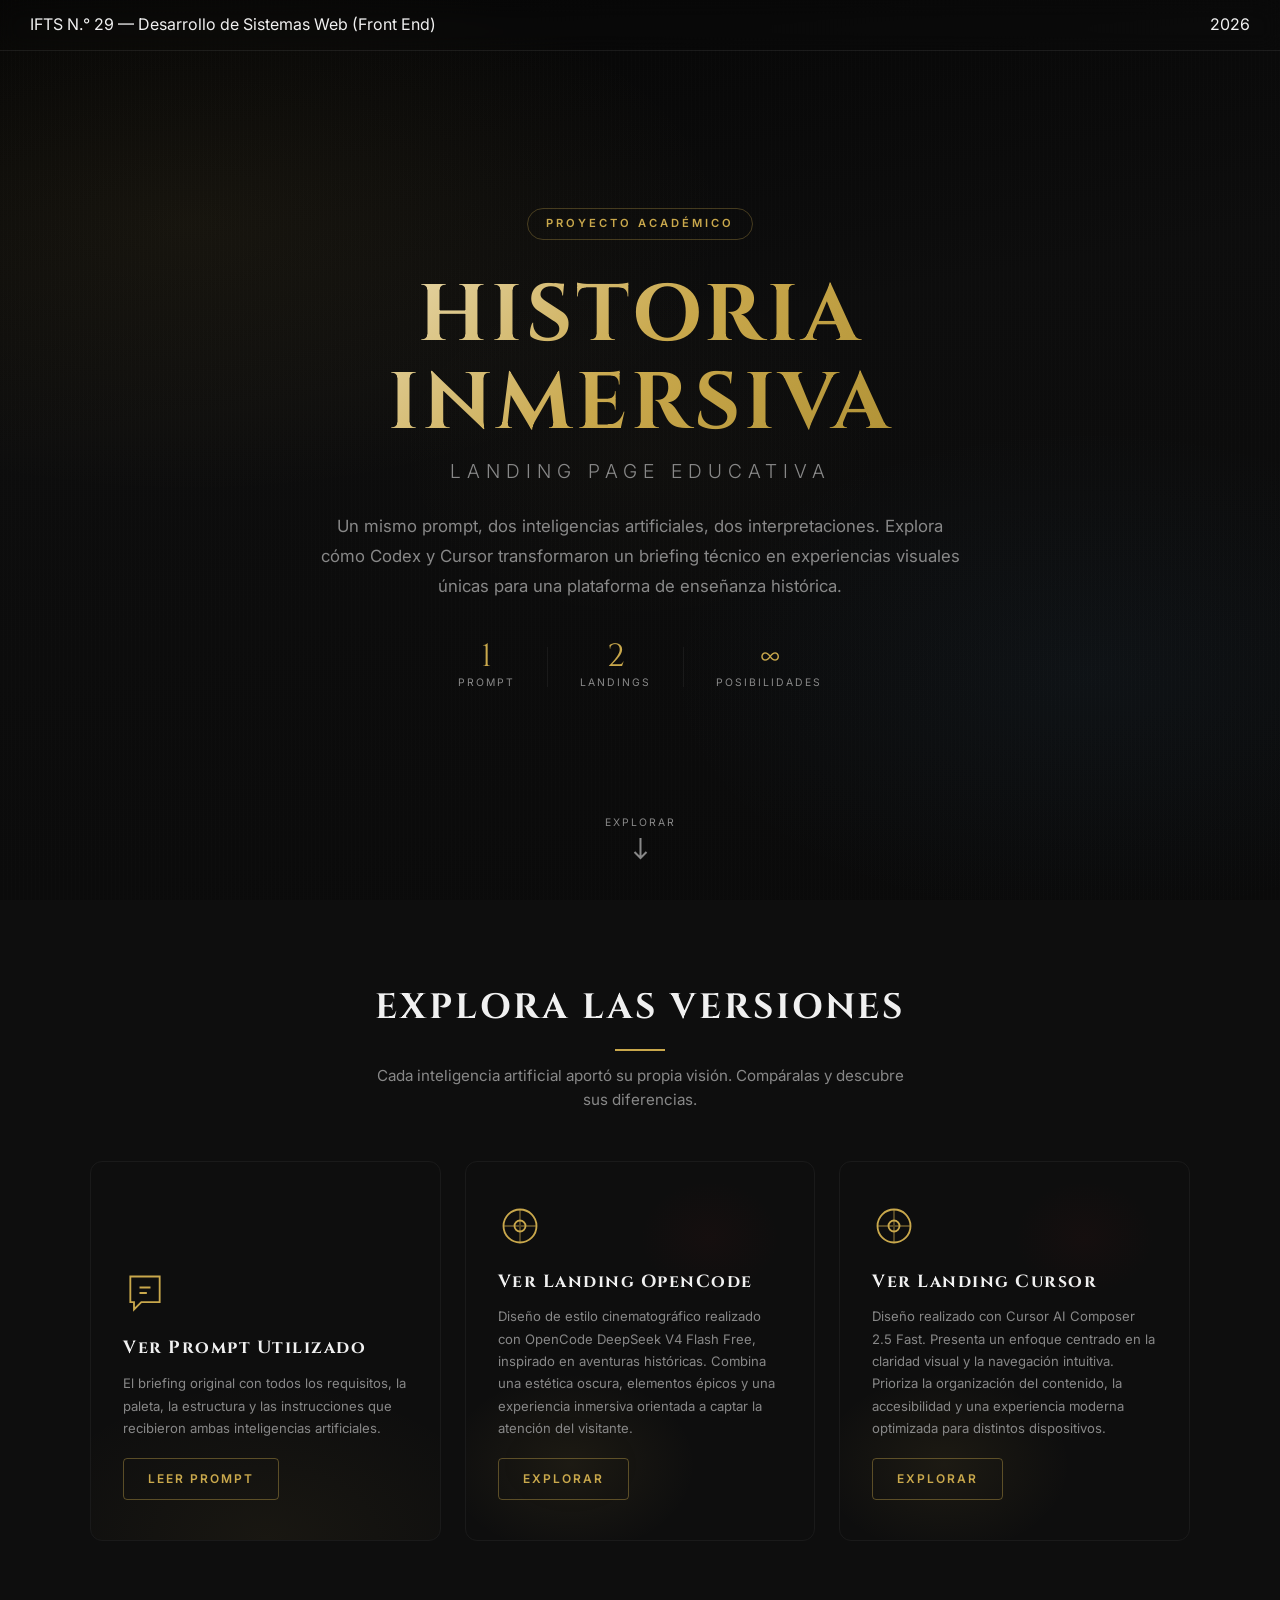
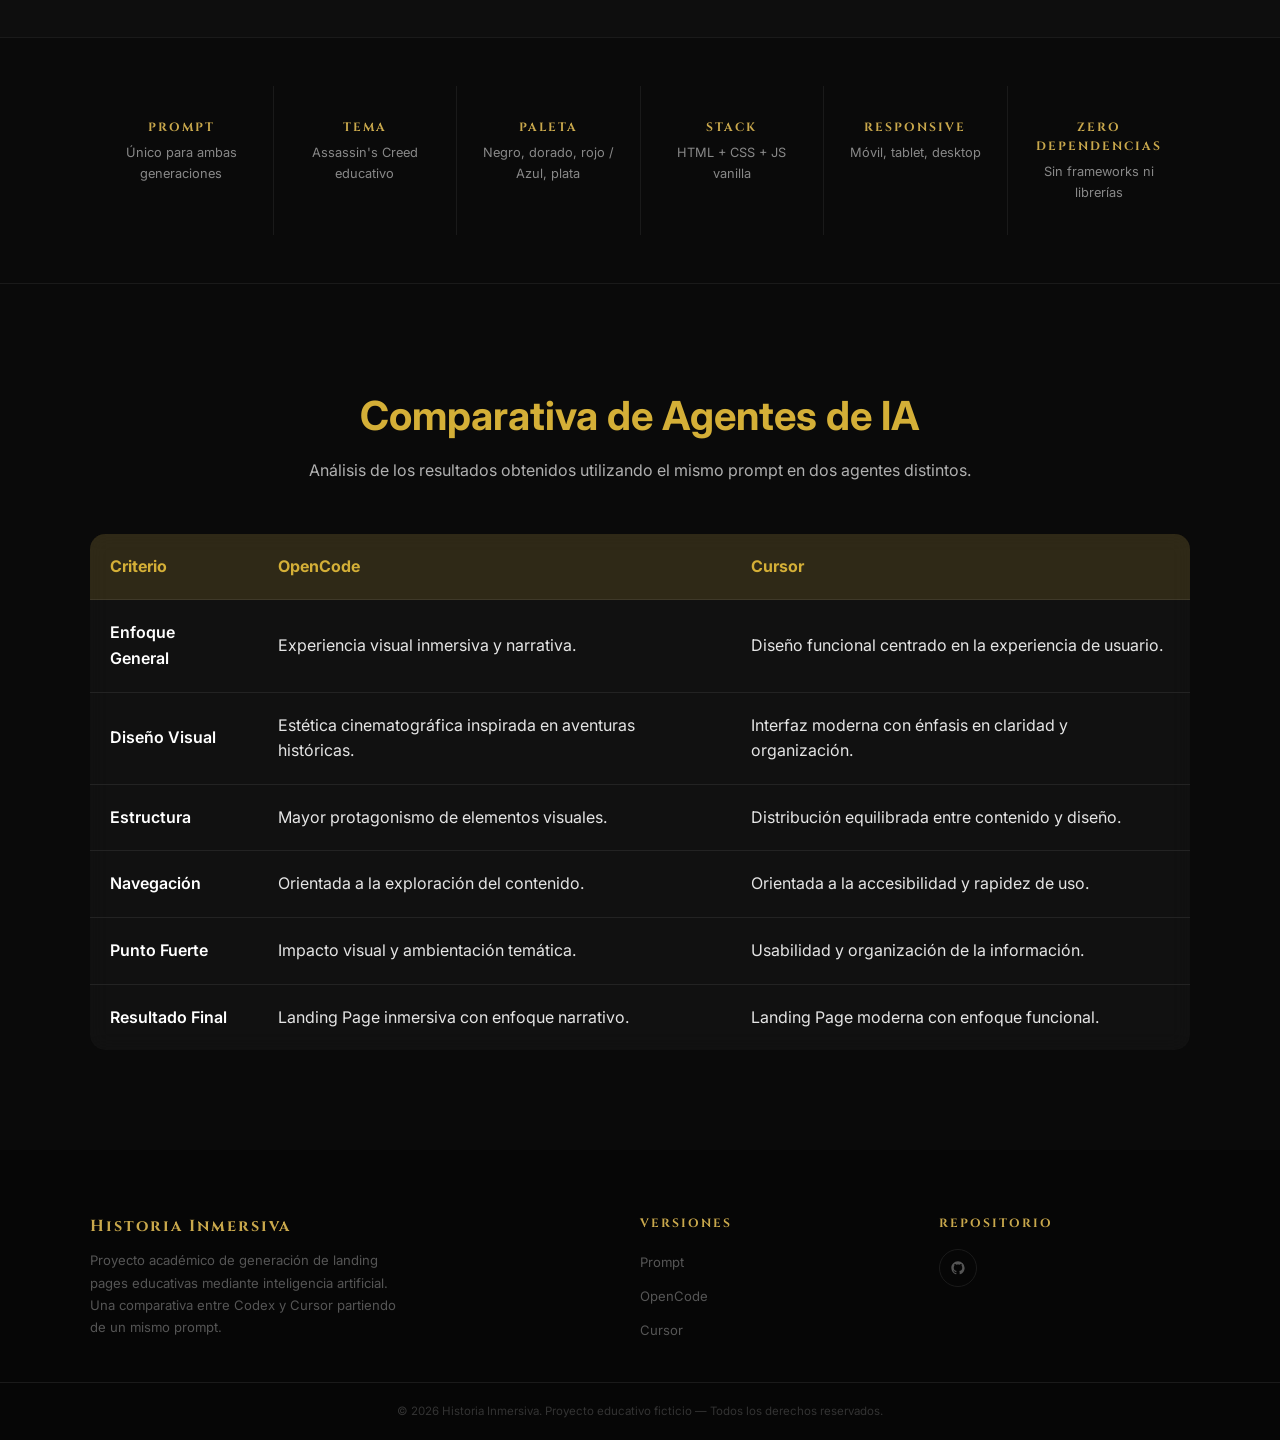
<file: index.html>
<!DOCTYPE html>
<html lang="es">

<head>
  <meta charset="UTF-8">
  <meta name="viewport" content="width=device-width, initial-scale=1.0">
  <meta name="description"
    content="Historia Inmersiva - Landing Page Educativa. Comparativa de generación por IA: Codex vs Cursor.">
  <meta name="theme-color" content="#0a0a0a">
  <title>Historia Inmersiva — Proyecto Landing Page</title>
  <link rel="stylesheet" href="styles.css">
  <link rel="preconnect" href="https://fonts.googleapis.com">
  <link rel="preconnect" href="https://fonts.gstatic.com" crossorigin>
  <link
    href="https://fonts.googleapis.com/css2?family=Cinzel:wght@400;600;700&family=Inter:wght@300;400;500;600;700&display=swap"
    rel="stylesheet">
</head>

<body>
  <div class="top-bar">
    <div class="top-bar__container">
        <span class="top-bar__course">
            IFTS N.° 29 — Desarrollo de Sistemas Web (Front End)
        </span>

        <span class="top-bar__year">
            2026
        </span>
    </div>
  </div>
  <main>
    <section class="hero" id="hero">
      <div class="hero__bg"></div>
      <div class="hero__overlay"></div>
      <div class="container hero__content">
        <p class="hero__badge">Proyecto Académico</p>
        <h1 class="hero__title">
          <span class="hero__title-line">Historia Inmersiva</span>
          <span class="hero__title-sub">Landing Page Educativa</span>
        </h1>
        <p class="hero__subtitle">Un mismo prompt, dos inteligencias artificiales, dos interpretaciones. Explora cómo
          Codex y Cursor transformaron un briefing técnico en experiencias visuales únicas para una plataforma de
          enseñanza histórica.</p>
        <div class="hero__stats">
          <div class="hero__stat"><span class="hero__stat-number">1</span><span class="hero__stat-label">Prompt</span>
          </div>
          <div class="hero__stat-divider"></div>
          <div class="hero__stat"><span class="hero__stat-number">2</span><span class="hero__stat-label">Landings</span>
          </div>
          <div class="hero__stat-divider"></div>
          <div class="hero__stat"><span class="hero__stat-number">∞</span><span
              class="hero__stat-label">Posibilidades</span></div>
        </div>
      </div>
      <div class="hero__scroll" aria-hidden="true">
        <span>Explorar</span>
        <svg width="20" height="30" viewBox="0 0 20 30">
          <path d="M10 0v20M4 14l6 6 6-6" stroke="currentColor" stroke-width="2" fill="none" />
        </svg>
      </div>
    </section>
    <section class="showcase" id="showcase">
      <div class="container">
        <h2 class="section__title">Explora las Versiones</h2>
        <p class="section__subtitle">Cada inteligencia artificial aportó su propia visión. Compáralas y descubre sus
          diferencias.</p>
        <div class="showcase__grid">
          <a href="prompt/" class="showcase__card showcase__card--prompt">
            <div class="showcase__card-bg"></div>
            <div class="showcase__card-content">
              <div class="showcase__icon"><svg viewBox="0 0 48 48">
                  <path d="M8 6h32v28H20l-8 8V34H8V6z" fill="none" stroke="currentColor" stroke-width="2" />
                  <path d="M18 18h12M18 24h8" stroke="currentColor" stroke-width="2" />
                </svg></div>
              <h3 class="showcase__card-title">Ver Prompt Utilizado</h3>
              <p class="showcase__card-desc">El briefing original con todos los requisitos, la paleta, la estructura y
                las instrucciones que recibieron ambas inteligencias artificiales.</p>
              <span class="showcase__card-btn">Leer Prompt</span>
            </div>
          </a>
          <a href="agente1_opencode/" class="showcase__card showcase__card--codex">
            <div class="showcase__card-bg"></div>
            <div class="showcase__card-content">
              <div class="showcase__icon"><svg viewBox="0 0 48 48">
                  <circle cx="24" cy="24" r="18" fill="none" stroke="currentColor" stroke-width="2" />
                  <path d="M24 6v36M6 24h36" stroke="currentColor" stroke-width="2" opacity="0.4" />
                  <circle cx="24" cy="24" r="6" fill="none" stroke="currentColor" stroke-width="2" />
                </svg></div>
              <h3 class="showcase__card-title">Ver Landing OpenCode</h3>
              <p class="showcase__card-desc"> Diseño de estilo cinematográfico realizado con OpenCode DeepSeek V4 Flash Free, inspirado en aventuras históricas.
                Combina una estética oscura, elementos épicos y una experiencia inmersiva orientada a captar la atención
                del visitante.</p>
              <span class="showcase__card-btn">Explorar</span>
            </div>
          </a>
          <a href="agente2_cursor/" class="showcase__card showcase__card--codex">
            <div class="showcase__card-bg"></div>
            <div class="showcase__card-content">
              <div class="showcase__icon">
                <svg viewBox="0 0 48 48">
                  <circle cx="24" cy="24" r="18" fill="none" stroke="currentColor" stroke-width="2" />
                  <path d="M24 6v36M6 24h36" stroke="currentColor" stroke-width="2" opacity="0.4" />
                  <circle cx="24" cy="24" r="6" fill="none" stroke="currentColor" stroke-width="2" />
                </svg>
              </div>
              <h3 class="showcase__card-title">Ver Landing Cursor</h3>
              <p class="showcase__card-desc">
                Diseño realizado con Cursor AI Composer 2.5 Fast. Presenta un enfoque centrado en la claridad visual y la navegación intuitiva.
                Prioriza la organización del contenido, la accesibilidad y una experiencia
                moderna optimizada para distintos dispositivos.
              </p>
              <span class="showcase__card-btn">Explorar</span>
            </div>
          </a>
        </div>
      </div>
    </section>
    <section class="specs" id="specs">
      <div class="container">
        <div class="specs__grid">
          <div class="specs__item">
            <h4>Prompt</h4>
            <p>Único para ambas generaciones</p>
          </div>
          <div class="specs__item">
            <h4>Tema</h4>
            <p>Assassin's Creed educativo</p>
          </div>
          <div class="specs__item">
            <h4>Paleta</h4>
            <p>Negro, dorado, rojo / Azul, plata</p>
          </div>
          <div class="specs__item">
            <h4>Stack</h4>
            <p>HTML + CSS + JS vanilla</p>
          </div>
          <div class="specs__item">
            <h4>Responsive</h4>
            <p>Móvil, tablet, desktop</p>
          </div>
          <div class="specs__item">
            <h4>Zero dependencias</h4>
            <p>Sin frameworks ni librerías</p>
          </div>
        </div>
      </div>
    </section>

    <section class="comparison">
      <div class="container">
        <h2>Comparativa de Agentes de IA</h2>
        <p class="comparison-subtitle">
          Análisis de los resultados obtenidos utilizando el mismo prompt en dos agentes distintos.
        </p>

        <div class="comparison-table">
          <table>
            <thead>
              <tr>
                <th>Criterio</th>
                <th>OpenCode</th>
                <th>Cursor</th>
              </tr>
            </thead>
            <tbody>
              <tr>
                <td>Enfoque General</td>
                <td>Experiencia visual inmersiva y narrativa.</td>
                <td>Diseño funcional centrado en la experiencia de usuario.</td>
              </tr>

              <tr>
                <td>Diseño Visual</td>
                <td>Estética cinematográfica inspirada en aventuras históricas.</td>
                <td>Interfaz moderna con énfasis en claridad y organización.</td>
              </tr>

              <tr>
                <td>Estructura</td>
                <td>Mayor protagonismo de elementos visuales.</td>
                <td>Distribución equilibrada entre contenido y diseño.</td>
              </tr>

              <tr>
                <td>Navegación</td>
                <td>Orientada a la exploración del contenido.</td>
                <td>Orientada a la accesibilidad y rapidez de uso.</td>
              </tr>

              <tr>
                <td>Punto Fuerte</td>
                <td>Impacto visual y ambientación temática.</td>
                <td>Usabilidad y organización de la información.</td>
              </tr>

              <tr>
                <td>Resultado Final</td>
                <td>Landing Page inmersiva con enfoque narrativo.</td>
                <td>Landing Page moderna con enfoque funcional.</td>
              </tr>
            </tbody>
          </table>
        </div>
      </div>
    </section>
  </main>

  <footer class="footer">
    <div class="container footer__inner">
      <div class="footer__brand">
        <h3 class="footer__logo">Historia Inmersiva</h3>
        <p class="footer__desc">Proyecto académico de generación de landing pages educativas mediante inteligencia
          artificial. Una comparativa entre Codex y Cursor partiendo de un mismo prompt.</p>
      </div>
      <div class="footer__nav">
        <h4>Versiones</h4>
        <ul>
          <li><a href="prompt/">Prompt</a></li>
          <li><a href="./agente1_opencode/">OpenCode</a></li>
          <li><a href="./agente2_cursor/">Cursor</a></li>
        </ul>
      </div>
      <div class="footer__social">
        <h4>Repositorio</h4>
        <div class="footer__social-links">
          <a href="https://github.com" target="_blank" rel="noopener" aria-label="GitHub"><svg viewBox="0 0 24 24">
              <path
                d="M12 2C6.48 2 2 6.48 2 12c0 4.42 2.87 8.17 6.84 9.5.5.08.66-.23.66-.5v-1.69c-2.77.6-3.36-1.34-3.36-1.34-.46-1.16-1.11-1.47-1.11-1.47-.91-.62.07-.6.07-.6 1 .07 1.53 1.03 1.53 1.03.89 1.52 2.34 1.08 2.91.83.09-.65.35-1.09.63-1.34-2.22-.25-4.55-1.11-4.55-4.94 0-1.09.39-1.98 1.03-2.68-.1-.25-.45-1.27.1-2.64 0 0 .84-.27 2.75 1.02.8-.22 1.65-.33 2.5-.33s1.7.11 2.5.33c1.91-1.29 2.75-1.02 2.75-1.02.55 1.37.2 2.39.1 2.64.64.7 1.03 1.59 1.03 2.68 0 3.84-2.34 4.68-4.57 4.93.36.31.68.92.68 1.85v2.74c0 .27.16.59.67.5C19.14 20.16 22 16.42 22 12A10 10 0 0 0 12 2z"
                fill="currentColor" />
            </svg></a>
        </div>
      </div>
    </div>
    <div class="footer__bottom">
      <p>&copy; 2026 Historia Inmersiva. Proyecto educativo ficticio — Todos los derechos reservados.</p>
    </div>
  </footer>
  <script src="script.js"></script>
</body>

</html>
</file>
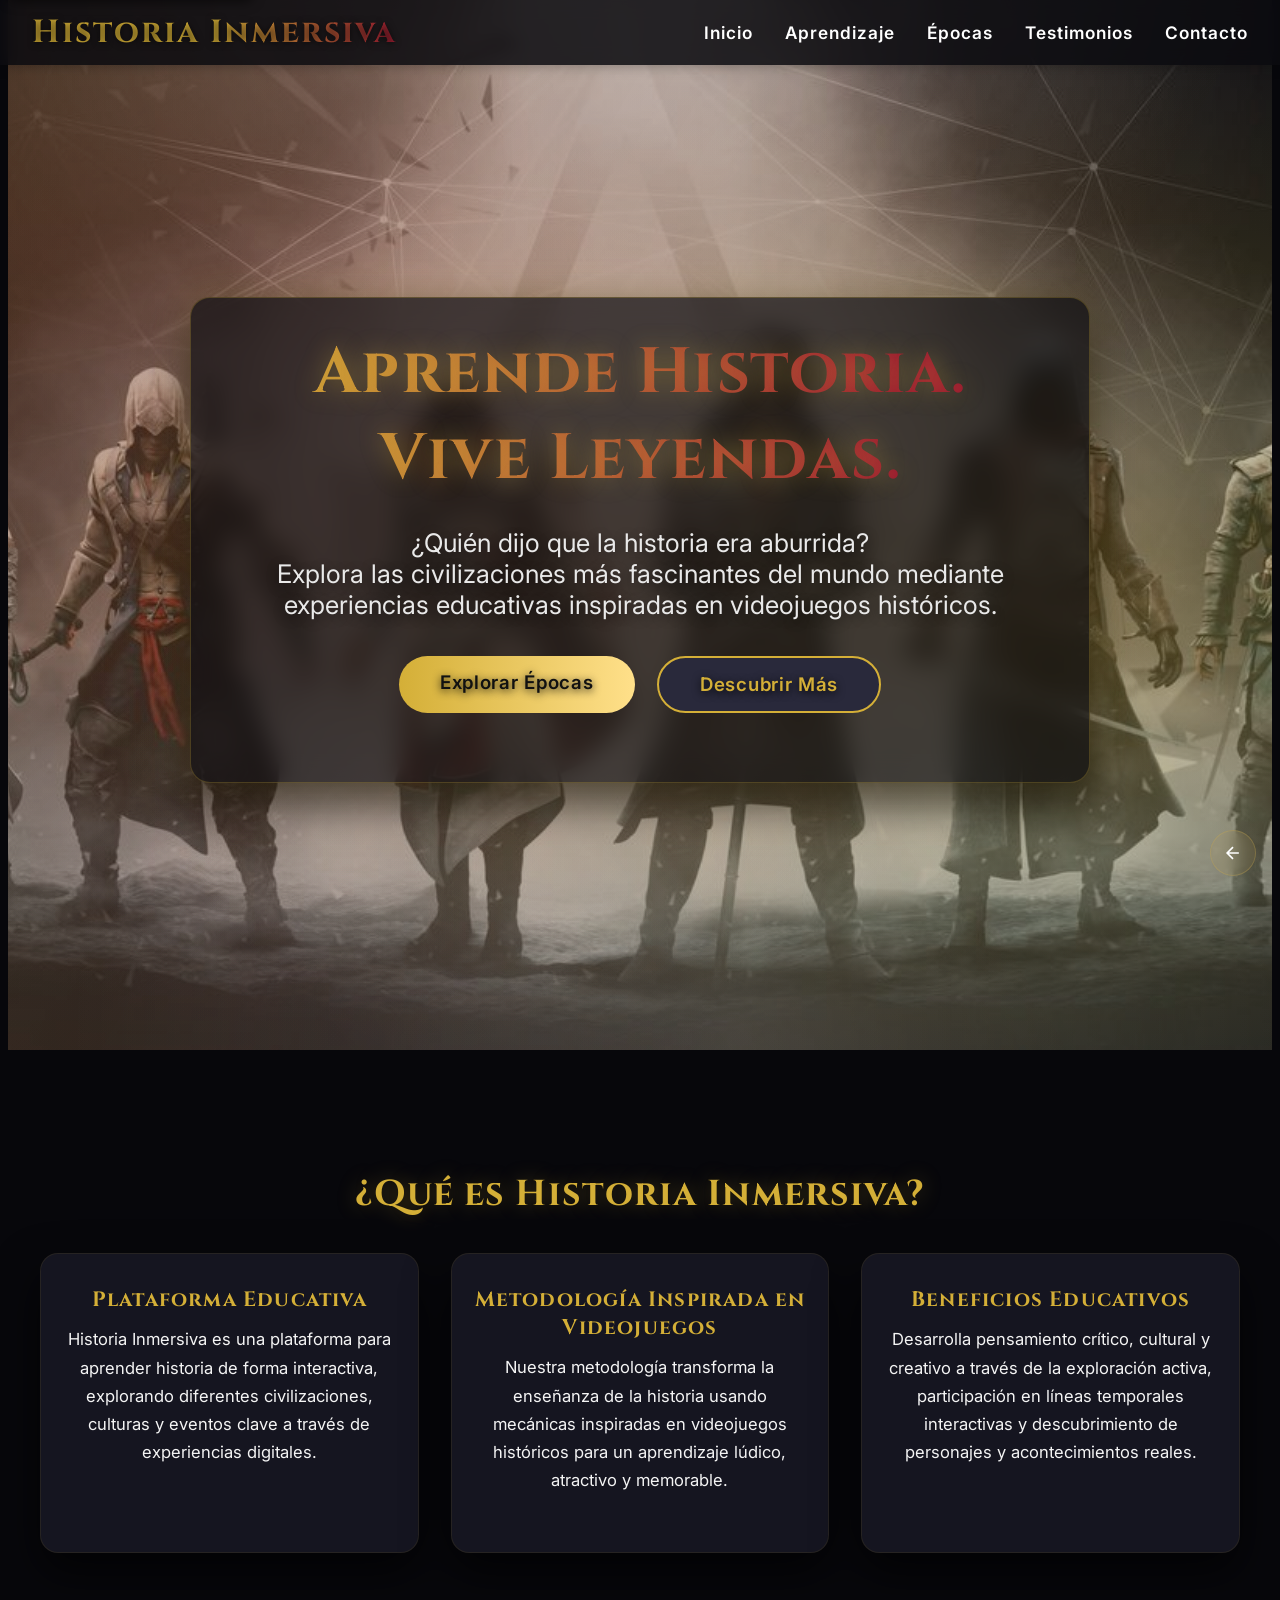
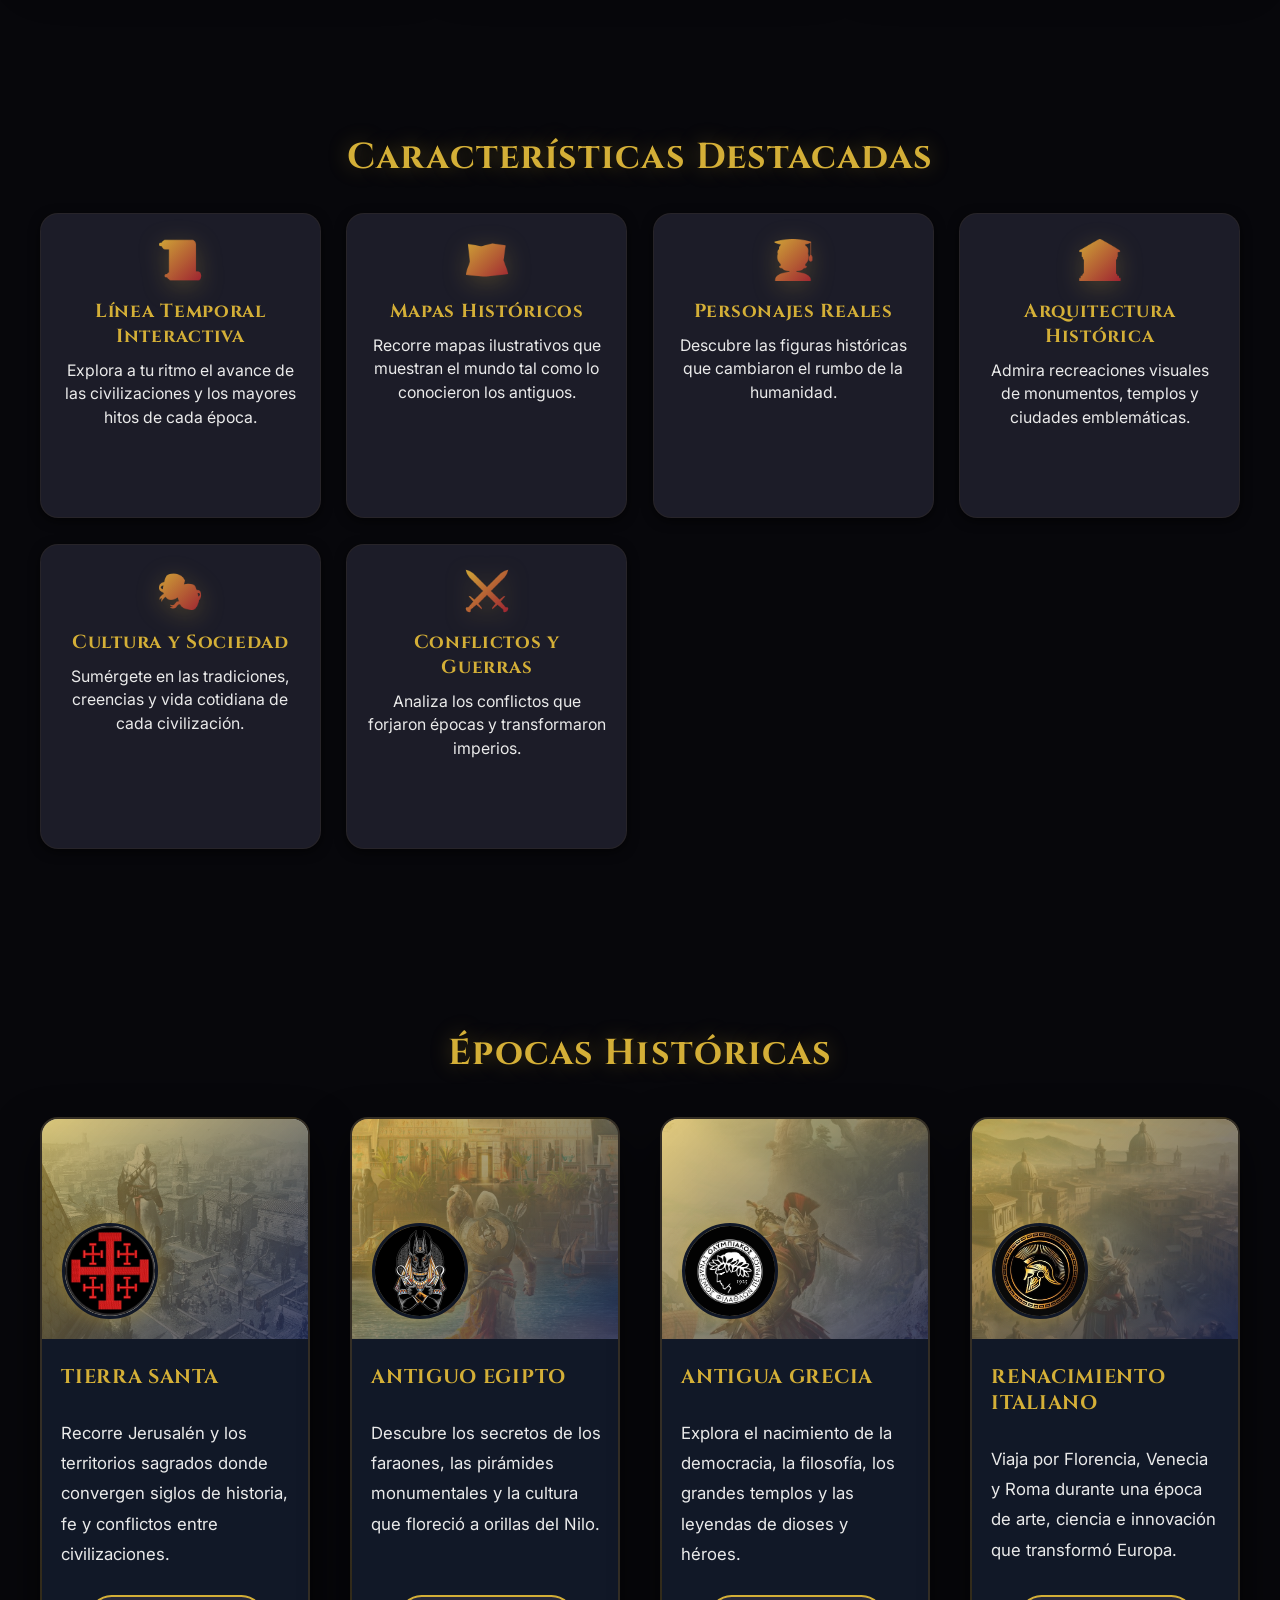
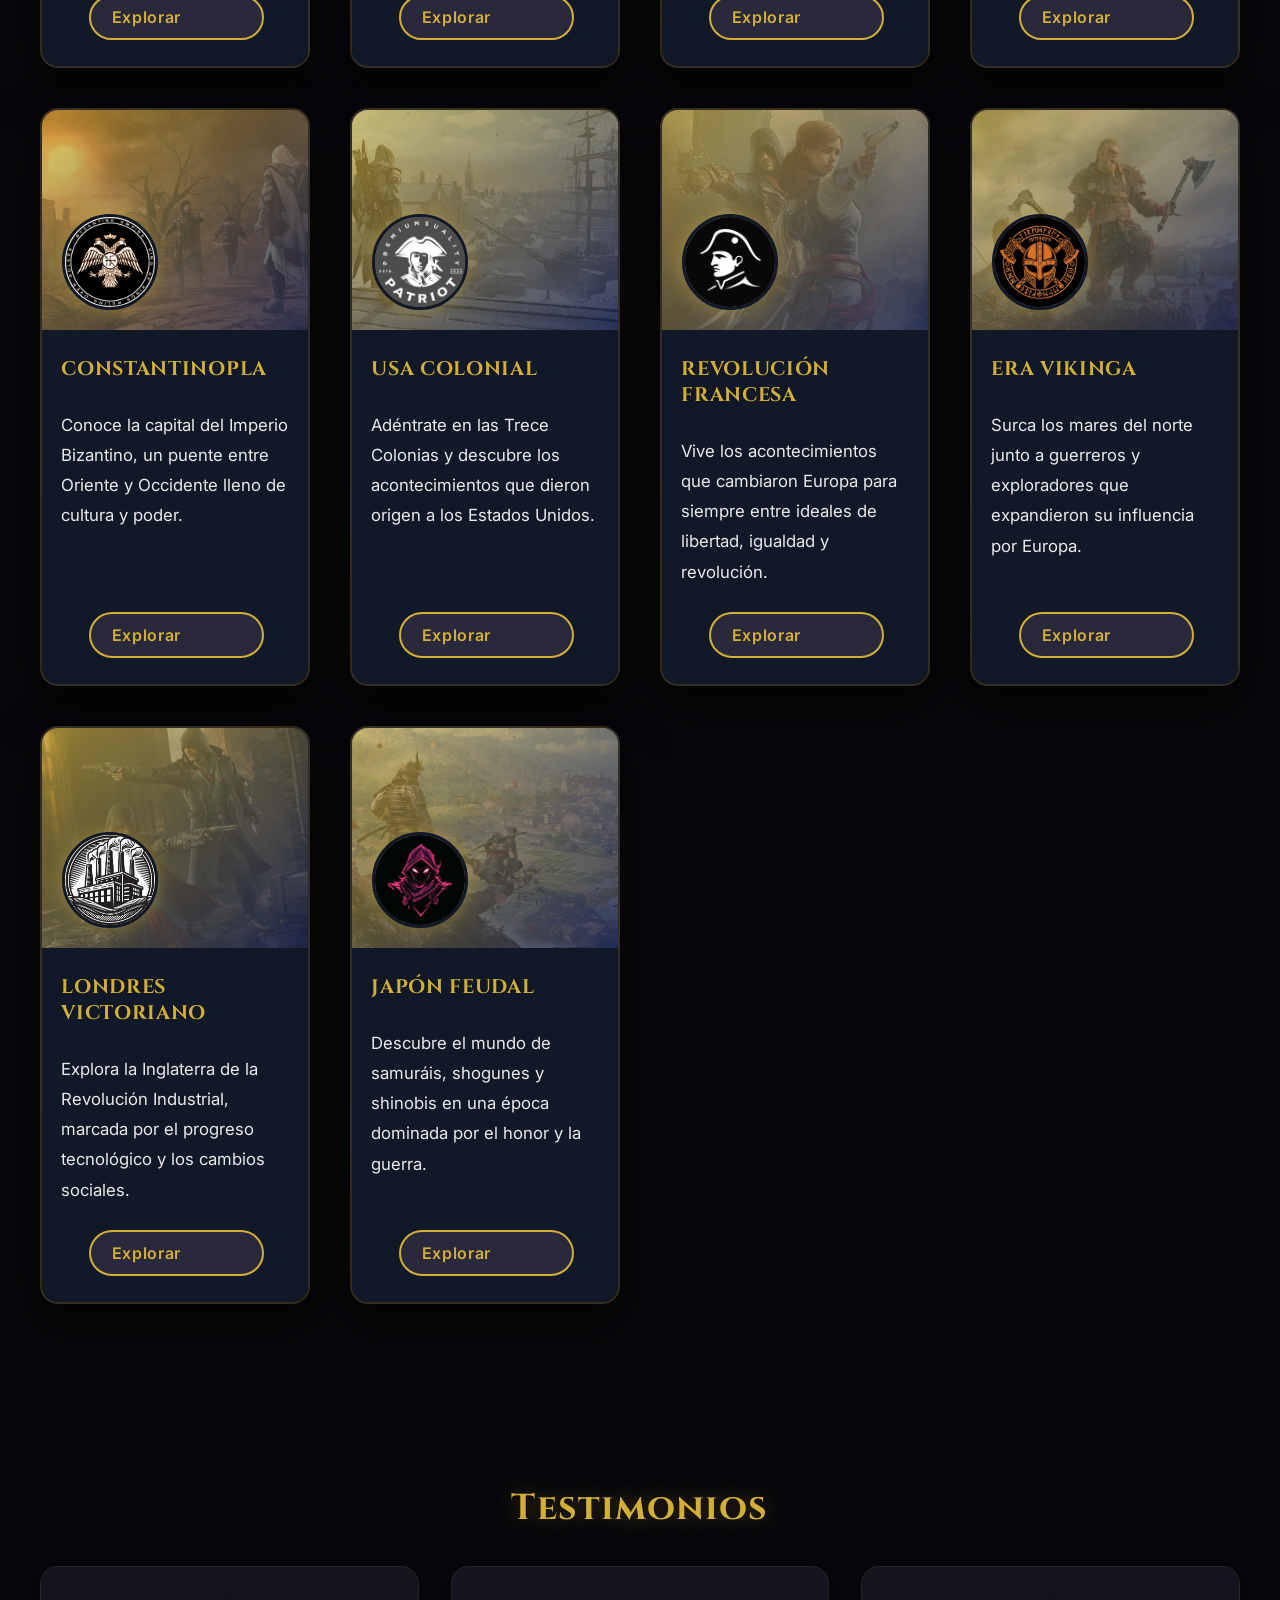
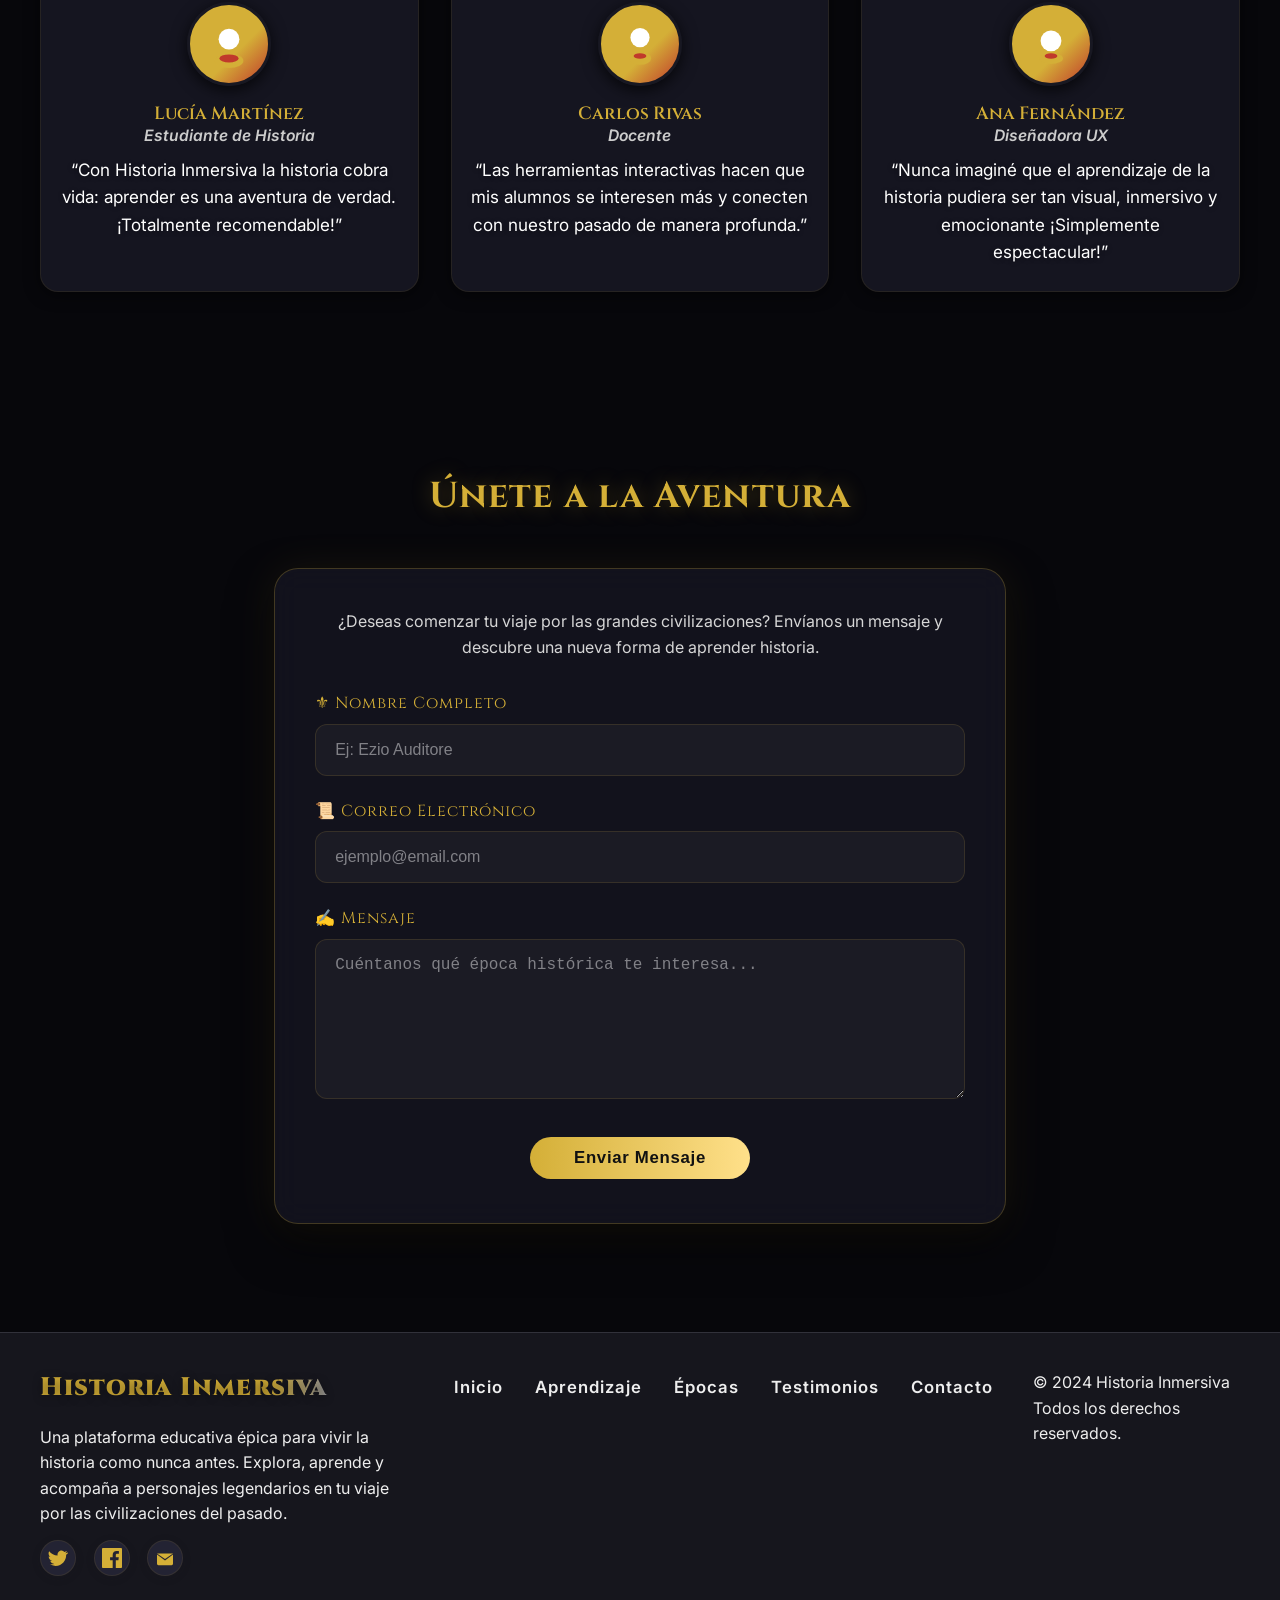
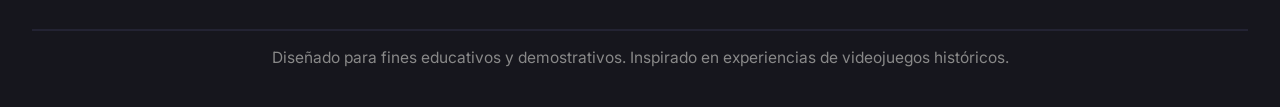
<file: agente2_cursor/index.html>
<!DOCTYPE html>
<html lang="es">

<head>
  <meta charset="UTF-8">
  <meta name="viewport" content="width=device-width, initial-scale=1.0">
  <title>Historia Inmersiva | Aprende Historia. Vive Leyendas.</title>
  <meta name="description"
    content="Vive la historia de manera inmersiva y educativa. Explora civilizaciones, épocas y personajes a través de experiencias interactivas.">
  <link href="https://fonts.googleapis.com/css2?family=Cinzel:wght@700&family=Inter:wght@400;600&display=swap"
    rel="stylesheet">
  <style>
    :root {
      --color-bg: #07070b;
      --color-bg-dark: #11111a;
      --color-text: #ffffff;
      --color-accent: #d4af37;
      --color-alt: #9b1c31;
      --color-card: #151520;
      --color-grey: #1c1c28;
      --color-grey-light: #29293b;
      --border-radius: 18px;
      --transition: .35s cubic-bezier(.2, .8, .2, 1);
      --shadow: 0 20px 45px rgba(0, 0, 0, .65);
    }

    html {
      scroll-behavior: smooth;
      background: var(--color-bg);
    }

    body {
      margin: 0;
      font-family: 'Inter', Arial, sans-serif;
      color: var(--color-text);
      background: var(--color-bg);
      min-height: 100vh;
    }

    /* Header Navigation */
    header {
      position: fixed;
      width: 100%;
      top: 0;
      left: 0;
      background: rgba(11, 11, 16, 0.85);
      z-index: 1000;
      box-shadow: 0 1px 12px rgba(0, 0, 0, 0.28);
      transition: background var(--transition);
      backdrop-filter: blur(8px);
    }

    .nav-container {
      display: flex;
      align-items: center;
      justify-content: space-between;
      max-width: 1220px;
      margin: 0 auto;
      padding: 0.7rem 2rem;
    }

    .logo {
      font-family: 'Cinzel', serif;
      font-size: 2rem;
      letter-spacing: 2px;
      color: var(--color-accent);
      font-weight: bold;
      text-shadow: 0 1px 7px #000a;
      user-select: none;
      background: linear-gradient(90deg, var(--color-accent) 50%, var(--color-alt) 100%);
      -webkit-background-clip: text;
      -webkit-text-fill-color: transparent;
      background-clip: text;
    }

    nav {
      display: flex;
    }

    nav ul {
      display: flex;
      gap: 2rem;
      list-style: none;
      margin: 0;
      padding: 0;
    }

    nav a {
      color: var(--color-text);
      text-decoration: none;
      font-size: 1.08rem;
      padding: .4rem 0;
      font-weight: 600;
      letter-spacing: 1px;
      border-bottom: 2px solid transparent;
      transition: border var(--transition), color var(--transition);
      outline: none;
    }

    nav a:focus,
    nav a:hover {
      color: var(--color-accent);
      border-bottom: 2px solid var(--color-accent);
    }

    /* Hamburger */
    .nav-toggle {
      display: none;
      flex-direction: column;
      width: 28px;
      height: 28px;
      justify-content: center;
      cursor: pointer;
      margin-left: 2rem;
    }

    .nav-toggle span {
      height: 3px;
      border-radius: 2px;
      width: 100%;
      margin: 3px 0;
      background: var(--color-accent);
      transition: all .3s cubic-bezier(.62, .05, .01, .99);
      display: block;
    }

    /* Hero Section */
    .hero {
      min-height: 100vh;
      display: flex;
      align-items: center;
      justify-content: center;
      position: relative;
      overflow: hidden;
      background: linear-gradient(rgba(0, 0, 0, 0.20), rgba(0, 0, 0, 0.35)),
        url("../img/acfondo.jpg");
      background-size: cover;
      background-position: center;
      background-repeat: no-repeat;
    }

    .hero-bg {
      position: absolute;
      inset: 0;
      z-index: 0;
      background: linear-gradient(120deg, rgba(212, 175, 55, 0.13) 6%, transparent 70%),
        linear-gradient(60deg, rgba(192, 57, 43, 0.08) 15%, transparent 60%),
        url('https://www.transparenttextures.com/patterns/arabesque.png');
      opacity: 0.98;
    }

    .hero-art {
      position: absolute;
      top: 0;
      left: 0;
      right: 0;
      bottom: 0;
      background:
        radial-gradient(ellipse at 30% 35%, #c0392b33 0%, transparent 70%),
        radial-gradient(ellipse at 80% 60%, #d4af3750 0%, transparent 65%),
        radial-gradient(ellipse at 57% 100%, #fff2 0%, transparent 65%);
      z-index: 1;
      pointer-events: none;
    }

    .hero-content {
      position: relative;
      z-index: 2;
      text-align: center;
      max-width: 850px;
      margin: 0 auto;
      padding: 2rem 1.5rem 4rem 1.5rem;
      color: var(--color-text);
      /* Cinematic overlay */
      box-shadow: 0 0 40px rgba(212, 175, 55, .15), var(--shadow);
      background: rgba(0, 0, 0, .55);
      background: rgba(11, 11, 16, 0.68);
      border-radius: 20px;
      border: 1px solid rgba(212, 175, 55, .25);
      backdrop-filter: blur(12px);
      text-shadow: 0 2px 8px rgba(0, 0, 0, .9);
    }

    .hero-content h1 {
      font-family: 'Cinzel', serif;
      font-size: clamp(2.5rem, 6vw, 4rem);
      margin: 0 0 0.8rem 0;
      letter-spacing: 1.5px;
      background: linear-gradient(90deg, var(--color-accent), var(--color-alt) 80%);
      -webkit-background-clip: text;
      -webkit-text-fill-color: transparent;
      background-clip: text;
      text-shadow: 0 0 25px rgba(212, 175, 55, .4);
    }

    .hero-content p {
      font-size: clamp(1.18rem, 2vw, 1.6rem);
      color: #e9e9e9;
      margin-bottom: 2.2rem;
      font-weight: 400;
      text-shadow: 0 3px 12px #0006;
    }

    .hero-ctas {
      display: flex;
      justify-content: center;
      gap: 1.4rem;
      flex-wrap: wrap;
      margin-top: 1.2rem;
    }

    .btn {
      padding: 0.82em 2.2em;
      font-size: 1.17rem;
      border-radius: 35px;
      border: none;
      font-weight: 600;
      cursor: pointer;
      background: var(--color-accent);
      background: linear-gradient(90deg, var(--color-accent), #ffe08a);
      color: #111;
      box-shadow: 0 0 25px rgba(212, 175, 55, .35) transition:.3s;
      ;
      margin-bottom: .3rem;
      outline: none;
      transition: background var(--transition), color var(--transition), transform var(--transition);
      letter-spacing: .7px;
    }

    .btn:hover,
    .btn:focus {
      background: var(--color-alt);
      color: var(--color-accent);
      transform: scale(1.06) translateY(-2px);
      box-shadow: 0 4px 16px #000b;
    }

    .btn:hover {
      transform:
        translateY(-4px) scale(1.08);
      box-shadow: 0 0 45px rgba(212, 175, 55, .7);
    }

    .btn.secondary {
      background: var(--color-grey-light);
      color: var(--color-accent);
      border: 2px solid var(--color-accent);
    }

    .btn.secondary:hover,
    .btn.secondary:focus {
      background: var(--color-accent);
      color: var(--color-bg);
      border-color: var(--color-alt);
      box-shadow: 0 4px 16px #c0392b44;
    }

    /* Sections Base */
    section {
      max-width: 1200px;
      margin: 0 auto;
      padding: 90px 2rem 60px 2rem;
    }

    section h2 {
      font-family: 'Cinzel', serif;
      font-size: 2.25rem;
      color: var(--color-accent);
      margin-bottom: 0.6em;
      text-align: center;
      letter-spacing: 1.1px;
      font-weight: 700;
    }

    h2 {
      text-shadow: 0 0 20px rgba(212, 175, 55, .35);
    }

    /* About section */
    .about-cards {
      display: grid;
      grid-template-columns: repeat(auto-fit, minmax(265px, 1fr));
      gap: 2rem;
      margin-top: 2.2rem;
    }

    .about-card {
      background: var(--color-card);
      border-radius: var(--border-radius);
      box-shadow: var(--shadow);
      padding: 2rem 1.4rem 1.3rem 1.4rem;
      color: var(--color-text);
      border: 1px solid rgba(212, 175, 55, 0.09);
      transition: background var(--transition), transform var(--transition);
      text-align: center;
      min-height: 245px;
      display: flex;
      flex-direction: column;
      justify-content: flex-start;
    }

    .about-card h3 {
      color: var(--color-accent);
      margin-top: 0;
      margin-bottom: 0.7rem;
      font-size: 1.3rem;
      font-family: 'Cinzel', serif;
      letter-spacing: 1.2px;
    }

    .about-card p {
      color: #d1d1d1;
      margin: 0;
      font-size: 1.04rem;
    }

    .about-card p,
    .feature-card p,
    .epoch-card p,
    .testimonial-quote {
      color: #f4f4f4;
      line-height: 1.7;
    }

    .about-card:hover,
    .about-card:focus-within {
      background: var(--color-grey-light);
      transform: scale(1.03) translateY(-3px);
    }

    /* Features */
    .features-cards {
      display: grid;
      grid-template-columns: repeat(auto-fit, minmax(250px, 1fr));
      gap: 1.6rem;
      margin-top: 2rem;
    }

    .feature-card {
      background: var(--color-grey);
      border-radius: var(--border-radius);
      box-shadow: 0 3px 11px #0009;
      padding: 1.4rem 1.2rem 1.8rem 1.2rem;
      text-align: center;
      transition: background var(--transition), transform var(--transition);
      border: 1px solid rgba(212, 175, 55, 0.06);
      color: var(--color-text);
      min-height: 252px;
      display: flex;
      flex-direction: column;
      align-items: center;
      justify-content: flex-start;
    }

    .feature-icon {
      font-size: 2.4rem;
      margin-bottom: 1rem;
      display: inline-block;
      color: var(--color-accent);
      filter: drop-shadow(0 6px 12px #d4af3740);
      background: linear-gradient(135deg, var(--color-accent), var(--color-alt));
      -webkit-background-clip: text;
      -webkit-text-fill-color: transparent;
    }

    .feature-card h3 {
      font-size: 1.18rem;
      color: var(--color-accent);
      margin: 0 0 0.6rem 0;
      letter-spacing: .7px;
      font-family: 'Cinzel', serif;
    }

    .feature-card p {
      color: #eaeaea;
      font-size: 0.99rem;
      line-height: 1.5em;
      margin: 0;
    }

    .feature-card:hover,
    .feature-card:focus-within {
      background: var(--color-grey-light);
      transform: scale(1.04) translateY(-2px);
    }

    .about-card:hover,
    .feature-card:hover,
    .epoch-card:hover,
    .testimonial-card:hover {

      transform:
        translateY(-10px) scale(1.04);

      border-color: var(--color-accent);

      box-shadow:
        0 0 30px rgba(212, 175, 55, .25),
        var(--shadow);
    }

    /* Epochs/Épocas Históricas */
    .epochs-cards {
      display: grid;
      grid-template-columns: repeat(auto-fit, minmax(230px, 1fr));
      gap: 2.5rem;
      margin-top: 2.5rem;
    }

    .epoch-card {
      background: linear-gradient(120deg, #181822 80%, #d4af3712 100%);
      border-radius: var(--border-radius);
      box-shadow: var(--shadow);
      border: 2px solid rgba(212, 175, 55, .15);
      overflow: hidden;
      position: relative;
      display: flex;
      flex-direction: column;
      transition: transform var(--transition), box-shadow var(--transition), border var(--transition);
      min-height: 407px;
    }

    .epoch-card:hover {
      transform: translateY(-8px);
      box-shadow: 0 10px 30px rgba(0, 0, 0, .4);
    }

    /* Parte superior */
    .epoch-header {
      position: relative;
      height: 220px;
      overflow: hidden;
    }

    /* Imagen */
    .epoch-bg {
      width: 100%;
      height: 100%;
      object-fit: cover;
      display: block;
    }

    /* Degradado */
    .epoch-overlay {
      position: absolute;
      inset: 0;
      background:
        linear-gradient(135deg,
          rgba(212, 175, 55, .65),
          rgba(28, 37, 78, .85));
      z-index: 1;
    }

    /* Logo circular */
    .epoch-logo {
      position: absolute;
      left: 20px;
      bottom: 20px;
      width: 90px;
      height: 90px;
      border-radius: 50%;
      overflow: hidden;
      border: 3px solid #111827;
      z-index: 2;
      box-shadow:
        0 0 20px rgba(212, 175, 55, .45);
    }

    .epoch-logo img {
      width: 100%;
      height: 100%;
      object-fit: cover;
    }

    /* Texto */
    .epoch-card-body {
      background: #111827;
      padding: 25px;
    }

    .epoch-card-body h3 {
      color: #d4af37;
      font-family: 'Cinzel', serif;
      font-size: 2rem;
      margin-bottom: 15px;
      text-transform: uppercase;
    }

    .epoch-card-body p {
      color: #f1f1f1;
      line-height: 1.8;
      font-size: 1.05rem;
      margin-bottom: 20px;
    }

    .epoch-art {
      height: 230px;
      display: flex;
      align-items: center;
      justify-content: center;
      background: linear-gradient(140deg, #d4af3744 35%, #232333 85%),
        linear-gradient(120deg, #c0392b22 10%, transparent 80%);
      border-bottom: 1.5px solid #d4af3728;
      position: relative;
    }

    .epoch-img {
      display: flex;
      align-items: center;
      justify-content: center;
      border-radius: 50%;
      margin: 18px auto 0px 0;
      background: linear-gradient(135deg, #d4af37 50%, #c0392b 100%);
      color: #fff;
      font-size: 2.6rem;
      border: 3px solid #181822;
      overflow: hidden;
      width: 120px;
      height: 120px;
      box-shadow: 0 0 35px rgba(212, 175, 55, .45);
    }

    /* Simple SVG/Gradient illustrations */
    .epoch-img svg {
      width: 62px;
      height: 62px;
    }

    .epoch-card-body {
      padding: 1.6rem 1rem 1.65rem 1.2rem;
      display: flex;
      flex-direction: column;
      flex-grow: 1;
    }

    .epoch-card h3 {
      font-family: 'Cinzel', serif;
      color: var(--color-accent);
      font-size: 1.23rem;
      margin: 0 0 0.68rem 0;
      letter-spacing: .7px;
    }

    .epoch-card p {
      color: #eaeaea;
      font-size: 1.05rem;
      margin-bottom: 1.6rem;
      flex-grow: 1;
    }

    .epoch-card .btn {
      margin: 0 auto;
      min-width: 130px;
      font-size: 1rem;
      padding: 0.67em 1.3em;
    }

    .epoch-card:hover,
    .epoch-card:focus-within {
      transform: scale(1.04) translateY(-2px);
      border-color: var(--color-accent);
      box-shadow: 0 8px 22px #d4af3721;
    }

    /* Testimonios */
    .testimonials-cards {
      display: grid;
      grid-template-columns: repeat(auto-fit, minmax(280px, 1fr));
      justify-content: center;
      gap: 2rem;
      margin-top: 2.1rem;
    }

    .testimonial-card {
      background: var(--color-card);
      border-radius: var(--border-radius);
      flex: 1 1 290px;
      max-width: 375px;
      padding: 2.2rem 1.2rem 1.3rem 1.2rem;
      text-align: center;
      position: relative;
      transition: background var(--transition), transform var(--transition), box-shadow var(--transition);
      box-shadow: 0 3px 15px #0008;
      border: 1px solid rgba(212, 175, 55, .09);
    }

    .testimonial-card:hover,
    .testimonial-card:focus-within {
      background: var(--color-grey-light);
      transform: scale(1.03) translateY(-6px);
      box-shadow: 0 6px 32px #18182266;
    }

    .testimonial-avatar {
      width: 78px;
      height: 78px;
      border-radius: 50%;
      background: linear-gradient(135deg, #d4af37 60%, #c0392b 100%);
      display: flex;
      align-items: center;
      justify-content: center;
      margin: 0 auto 1rem auto;
      box-shadow: 0 4px 16px #000b;
      overflow: hidden;
      border: 3px solid #181822;
    }

    .testimonial-avatar svg {
      width: 48px;
      height: 48px;
    }

    .testimonial-card .testimonial-name {
      color: var(--color-accent);
      font-family: 'Cinzel', serif;
      font-size: 1.11rem;
      font-weight: 600;
      margin-top: .6rem;
    }

    .testimonial-card .testimonial-role {
      color: #ccc;
      font-size: 0.98rem;
      margin-bottom: .7rem;
      font-style: italic;
      font-weight: 600;
    }

    .testimonial-card .testimonial-quote {
      font-size: 1.07rem;
      color: #fff;
      margin: 0 0 0.3rem 0;
      line-height: 1.6;
      text-shadow: 0 1px 5px #0006;
    }

    /* Contact */
    .contact-form-wrap {
      max-width: 650px;
      margin: 3rem auto 0;
      padding: 2.5rem;
      border-radius: 24px;

      background: rgba(21, 21, 32, 0.85);
      backdrop-filter: blur(14px);

      border: 1px solid rgba(212, 175, 55, 0.25);

      box-shadow:
        0 0 40px rgba(212, 175, 55, 0.08),
        0 20px 45px rgba(0, 0, 0, 0.55);
    }

    .contact-form {
      display: flex;
      flex-direction: column;
      gap: 1.5rem;
    }

    .contact-form label {
      display: block;
      margin-bottom: .6rem;
      color: var(--color-accent);
      font-family: 'Cinzel', serif;
      font-size: 1rem;
      letter-spacing: 1px;
    }

    .contact-form input,
    .contact-form textarea {
      width: 100%;
      box-sizing: border-box;
      padding: 1rem 1.2rem;
      background: rgba(255, 255, 255, 0.04);
      border: 1px solid rgba(212, 175, 55, .15);
      border-radius: 12px;
      color: white;
      font-size: 1rem;
      transition: all .3s ease;
    }

    .contact-form input::placeholder,
    .contact-form textarea::placeholder {
      color: rgba(255, 255, 255, .45);
    }

    .contact-form input:focus,
    .contact-form textarea:focus {
      border-color: var(--color-accent);
      background: rgba(255, 255, 255, .06);
      box-shadow:
        0 0 0 3px rgba(212, 175, 55, .15),
        0 0 25px rgba(212, 175, 55, .25);
      transform: translateY(-2px);
    }

    .contact-form textarea {
      min-height: 160px;
      resize: vertical;
    }

    .contact-form .btn {
      align-self: center;
      min-width: 220px;
      margin-top: 1rem;
      font-size: 1.05rem;
      padding: 0.64em 1.6em;
      margin-top: 0.6em;
    }

    /* Footer */
    footer {
      background: #16161d;
      color: #ccc;
      padding: 2.3rem 2rem 2.5rem 2rem;
      margin-top: 3rem;
      border-top: 1.5px solid #31313a;
    }

    .footer-container {
      max-width: 1200px;
      margin: 0 auto;
      display: grid;
      grid-template-columns: 1.8fr 1fr 1fr;
      gap: 2.5rem;
      align-items: flex-start;
    }

    .footer-logo {
      font-family: 'Cinzel', serif;
      font-size: 1.59rem;
      color: var(--color-accent);
      margin-bottom: .8em;
      font-weight: 900;
      letter-spacing: 1.2px;
      display: inline-block;
      background: linear-gradient(90deg, var(--color-accent) 80%, #fff8 100%);
      -webkit-background-clip: text;
      -webkit-text-fill-color: transparent;
      background-clip: text;
      text-shadow: 0 2px 10px #0006;
    }

    .footer-desc {
      font-size: 1rem;
      color: #eee;
      line-height: 1.6em;
      margin-bottom: .8em;
    }

    .footer-nav,
    .footer-social {
      margin-bottom: 1.3em;
    }

    .footer-nav ul {
      list-style: none;
      padding: 0;
      margin: 0;
    }

    .footer-nav a {
      color: #eee;
      text-decoration: none;
      font-weight: 600;
      display: block;
      margin-bottom: .64em;
      font-size: 1.05rem;
      transition: color var(--transition);
    }

    .footer-nav a:focus,
    .footer-nav a:hover {
      color: var(--color-accent);
    }

    .footer-social {
      display: flex;
      gap: 1.1em;
      margin-bottom: 1.2em;
    }

    .footer-social a {
      color: var(--color-accent);
      font-size: 1.17em;
      transition: color var(--transition), transform var(--transition);
      display: inline-flex;
      align-items: center;
      justify-content: center;
      width: 34px;
      height: 34px;
      background: #232333;
      border-radius: 50%;
      box-shadow: 0 2px 8px #18182226;
      border: 1.5px solid #d4af371a;
      text-align: center;
    }

    .footer-social a:focus,
    .footer-social a:hover {
      color: var(--color-alt);
      background: #d4af3726;
      transform: scale(1.14);
    }

    .footer-bottom {
      margin-top: 2.2em;
      border-top: 2px solid #232333;
      text-align: center;
      color: #888;
      font-size: 0.97em;
      padding-top: 1.1em;
    }

    body::before {
      content: "";
      position: fixed;
      inset: 0;
      background-image:
        radial-gradient(#d4af3720 1px, transparent 1px);
      background-size: 40px 40px;
      pointer-events: none;
      animation:
        moveBg 20s linear infinite;
    }

    .btn,
    .btn:hover,
    .btn:focus,
    .btn:visited {
      text-decoration: none;
    }

    @keyframes moveBg {
      from {
        transform: translateY(0);
      }

      to {
        transform: translateY(40px);
      }
    }

    .back-link {
      position: fixed;
      bottom: 1.5rem;
      right: 1.5rem;
      z-index: 999;

      width: 44px;
      height: 44px;
      border-radius: 50%;

      background: rgba(201, 168, 76, 0.1);
      border: 1px solid rgba(201, 168, 76, 0.3);

      display: flex;
      align-items: center;
      justify-content: center;

      color: var(--color-gold);
      transition: all 0.3s ease;
      backdrop-filter: blur(8px);
    }

    .back-link:hover {
      background: var(--color-gold);
      color: var(--color-bg);
      transform: translateY(-3px);
    }

    .back-link svg {
      width: 20px;
      height: 20px;
    }

    /* Accessibility & Responsive */
    @media (max-width: 980px) {
      .nav-container {
        padding: .9rem 1.2rem;
      }

      section {
        padding: 80px 1rem 60px 1rem;
      }

      .footer-container {
        grid-template-columns: 1fr 1fr;
        gap: 2em;
      }
    }

    @media (max-width: 768px) {
      .hero {
        min-height: auto;
        padding: 120px 1rem 60px;
      }

      .hero-content {
        width: 100%;
        padding: 1.5rem;
      }

      .hero-content h1 {
        font-size: 2.2rem;
        line-height: 1.2;
      }

      .hero-content p {
        font-size: 1rem;
        line-height: 1.7;
      }

      .epochs-cards {
        gap: 1.5rem;
      }

      .epoch-header {
        height: 180px;
      }

      .epoch-logo {
        width: 70px;
        height: 70px;
      }

      .epoch-card-body {
        padding: 1.2rem;
      }

      .contact-form-wrap {
        padding: 1.5rem;
      }

      .contact-form .btn {
        width: 100%;
        min-width: unset;
      }
    }

    @media (max-width: 720px) {
      section {
        padding: 68px .55rem 36px .55rem;
      }

      .nav-container {
        padding: .8rem .7rem;
      }

      .footer-container {
        grid-template-columns: 1fr;
        gap: 1.6em;
      }

      .footer-logo {
        margin-bottom: .5em;
      }
    }

    @media (max-width: 610px) {
      .nav-toggle {
        display: flex;
      }

      section {
        padding: 70px 1rem 40px;
      }

      nav {
        position: fixed;
        left: 0;
        right: 0;
        top: 0;
        background: rgba(25, 17, 0, 0.99);
        height: 100vh;
        transform: translateY(-110%);
        flex-direction: column;
        align-items: center;
        justify-content: flex-start;
        padding-top: 96px;
        transition: transform .37s cubic-bezier(.74, .05, .01, .97);
        z-index: 2200;
      }

      nav.open {
        transform: translateY(0%);
      }

      nav ul {
        flex-direction: column;
        gap: 1.7rem;
        font-size: 1.29rem;
        width: 100%;
        align-items: center;
      }

      nav a {
        font-size: 1.3rem;
      }

    }

    @media (max-width: 480px) {

      .logo {
        font-size: 1.3rem;
      }

      .hero-content h1 {
        font-size: 1.8rem;
      }

      .hero-content p {
        font-size: .95rem;
      }

      .btn {
        width: 100%;
        max-width: 280px;
      }

      .hero-ctas {
        flex-direction: column;
        align-items: center;
      }

    }

    /* Skip to content */
    .skip-link {
      position: absolute;
      top: -42px;
      left: 8px;
      background: #181822;
      color: #fff;
      padding: .7em 1em;
      border-radius: 8px;
      z-index: 4000;
      font-weight: 700;
      outline: none;
      box-shadow: 0 2px 12px #0008;
      transition: top var(--transition);
      text-decoration: none;
    }

    .skip-link:focus {
      top: 14px;
    }
  </style>
</head>

<body>
  <a href="#main" class="skip-link" tabindex="0">Saltar al contenido principal</a>
  <header>
    <div class="nav-container">
      <div class="logo" tabindex="0" aria-label="Historia Inmersiva, inicio">Historia Inmersiva</div>
      <button class="nav-toggle" aria-label="Abrir menú de navegación" aria-expanded="false" aria-controls="navbar">
        <span></span><span></span><span></span>
      </button>
      <nav id="navbar" role="navigation" aria-label="Navegación principal">
        <ul>
          <li><a href="#hero" tabindex="0">Inicio</a></li>
          <li><a href="#about" tabindex="0">Aprendizaje</a></li>
          <li><a href="#epochs" tabindex="0">Épocas</a></li>
          <li><a href="#testimonials" tabindex="0">Testimonios</a></li>
          <li><a href="#contact" tabindex="0">Contacto</a></li>
        </ul>
      </nav>
    </div>
  </header>

  <main id="main" tabindex="-1">

    <!-- Hero Section -->
    <section class="hero" id="hero" aria-label="Sección principal">
      <div class="hero-bg" aria-hidden="true"></div>
      <div class="hero-art" aria-hidden="true"></div>
      <div class="hero-content">
        <h1>Aprende Historia. <br> Vive Leyendas.</h1>
        <p>
          ¿Quién dijo que la historia era aburrida? <br> Explora las civilizaciones más fascinantes del mundo mediante
          experiencias educativas inspiradas en
          videojuegos históricos.
        </p>
        <div class="hero-ctas">
          <a href="#epochs" class="btn">Explorar Épocas</a>
          <a href="#about" class="btn secondary">Descubrir Más</a>
        </div>
      </div>
    </section>

    <!-- Sobre Nosotros -->
    <section id="about" aria-labelledby="about-title">
      <h2 id="about-title">¿Qué es Historia Inmersiva?</h2>
      <div class="about-cards" role="list">
        <div class="about-card" tabindex="0" role="listitem">
          <h3>Plataforma Educativa</h3>
          <p>
            Historia Inmersiva es una plataforma para aprender historia de forma interactiva, explorando diferentes
            civilizaciones, culturas y eventos clave a través de experiencias digitales.
          </p>
        </div>
        <div class="about-card" tabindex="0" role="listitem">
          <h3>Metodología Inspirada en Videojuegos</h3>
          <p>
            Nuestra metodología transforma la enseñanza de la historia usando mecánicas inspiradas en videojuegos
            históricos para un aprendizaje lúdico, atractivo y memorable.
          </p>
        </div>
        <div class="about-card" tabindex="0" role="listitem">
          <h3>Beneficios Educativos</h3>
          <p>
            Desarrolla pensamiento crítico, cultural y creativo a través de la exploración activa, participación en
            líneas temporales interactivas y descubrimiento de personajes y acontecimientos reales.
          </p>
        </div>
      </div>
    </section>

    <!-- Características -->
    <section id="features" aria-labelledby="features-title">
      <h2 id="features-title">Características Destacadas</h2>
      <div class="features-cards" role="list">
        <div class="feature-card" tabindex="0" role="listitem">
          <span class="feature-icon" aria-hidden="true">📜</span>
          <h3>Línea Temporal Interactiva</h3>
          <p>Explora a tu ritmo el avance de las civilizaciones y los mayores hitos de cada época.</p>
        </div>
        <div class="feature-card" tabindex="0" role="listitem">
          <span class="feature-icon" aria-hidden="true">🗺️</span>
          <h3>Mapas Históricos</h3>
          <p>Recorre mapas ilustrativos que muestran el mundo tal como lo conocieron los antiguos.</p>
        </div>
        <div class="feature-card" tabindex="0" role="listitem">
          <span class="feature-icon" aria-hidden="true">🧑‍🎓</span>
          <h3>Personajes Reales</h3>
          <p>Descubre las figuras históricas que cambiaron el rumbo de la humanidad.</p>
        </div>
        <div class="feature-card" tabindex="0" role="listitem">
          <span class="feature-icon" aria-hidden="true">🏛️</span>
          <h3>Arquitectura Histórica</h3>
          <p>Admira recreaciones visuales de monumentos, templos y ciudades emblemáticas.</p>
        </div>
        <div class="feature-card" tabindex="0" role="listitem">
          <span class="feature-icon" aria-hidden="true">🎭</span>
          <h3>Cultura y Sociedad</h3>
          <p>Sumérgete en las tradiciones, creencias y vida cotidiana de cada civilización.</p>
        </div>
        <div class="feature-card" tabindex="0" role="listitem">
          <span class="feature-icon" aria-hidden="true">⚔️</span>
          <h3>Conflictos y Guerras</h3>
          <p>Analiza los conflictos que forjaron épocas y transformaron imperios.</p>
        </div>
      </div>
    </section>

    <!-- Épocas Históricas -->
    <section id="epochs" aria-labelledby="epochs-title">
      <h2 id="epochs-title">Épocas Históricas</h2>
      <div class="epochs-cards" role="list">

        <!-- Tierra Santa -->
        <div class="epoch-card" tabindex="0" role="listitem">
          <div class="epoch-header">
            <img src="../img/tierrasanta.jpg" alt="Tierra Santa" class="epoch-bg">
            <div class="epoch-overlay"></div>
            <div class="epoch-logo">
              <img src="../img/tierrasantalogo2.jpg" alt="Logo Tierra Santa">
            </div>
          </div>

          <div class="epoch-card-body">
            <h3>Tierra Santa</h3>
            <p>Recorre Jerusalén y los territorios sagrados donde convergen siglos de historia, fe y conflictos entre
              civilizaciones.</p>
            <a href="#" class="btn secondary">Explorar</a>
          </div>
        </div>

        <!-- Egipto -->
        <div class="epoch-card" tabindex="0" role="listitem">
          <div class="epoch-header">
            <img src="../img/egipto.jpg" alt="Antiguo Egipto" class="epoch-bg">
            <div class="epoch-overlay"></div>

            <div class="epoch-logo">
              <img src="../img/egiptologo2.jpg" alt="Logo Egipto">
            </div>
          </div>

          <div class="epoch-card-body">
            <h3>Antiguo Egipto</h3>
            <p>Descubre los secretos de los faraones, las pirámides monumentales y la cultura que floreció a orillas del
              Nilo.</p>
            <a href="#" class="btn secondary">Explorar</a>
          </div>
        </div>

        <!-- Grecia -->
        <div class="epoch-card" tabindex="0" role="listitem">
          <div class="epoch-header">
            <img src="../img/grecia.jpg" alt="Antigua Grecia" class="epoch-bg">
            <div class="epoch-overlay"></div>

            <div class="epoch-logo">
              <img src="../img/grecialogo.jpg" alt="Logo Grecia">
            </div>
          </div>

          <div class="epoch-card-body">
            <h3>Antigua Grecia</h3>
            <p>Explora el nacimiento de la democracia, la filosofía, los grandes templos y las leyendas de dioses y
              héroes.</p>
            <a href="#" class="btn secondary">Explorar</a>
          </div>
        </div>

        <!-- Renacimiento -->
        <div class="epoch-card" tabindex="0" role="listitem">
          <div class="epoch-header">
            <img src="../img/renacimiento.jpg" alt="Renacimiento Italiano" class="epoch-bg">
            <div class="epoch-overlay"></div>

            <div class="epoch-logo">
              <img src="../img/romalogo.jpg" alt="Logo Renacimiento">
            </div>
          </div>

          <div class="epoch-card-body">
            <h3>Renacimiento Italiano</h3>
            <p>Viaja por Florencia, Venecia y Roma durante una época de arte, ciencia e innovación que transformó
              Europa.</p>
            <a href="#" class="btn secondary">Explorar</a>
          </div>
        </div>

        <!-- Constantinopla -->
        <div class="epoch-card" tabindex="0" role="listitem">
          <div class="epoch-header">
            <img src="../img/constantinopla.jpg" alt="Constantinopla" class="epoch-bg">
            <div class="epoch-overlay"></div>

            <div class="epoch-logo">
              <img src="../img/constantinoplalogo.png" alt="Logo Constantinopla">
            </div>
          </div>

          <div class="epoch-card-body">
            <h3>Constantinopla</h3>
            <p>Conoce la capital del Imperio Bizantino, un puente entre Oriente y Occidente lleno de cultura y poder.
            </p>
            <a href="#" class="btn secondary">Explorar</a>
          </div>
        </div>

        <!-- USA Colonial -->
        <div class="epoch-card" tabindex="0" role="listitem">
          <div class="epoch-header">
            <img src="../img/eeuucolonial.jpg" alt="USA Colonial" class="epoch-bg">
            <div class="epoch-overlay"></div>

            <div class="epoch-logo">
              <img src="../img/usalogo.jpg" alt="Logo USA Colonial">
            </div>
          </div>

          <div class="epoch-card-body">
            <h3>USA Colonial</h3>
            <p>Adéntrate en las Trece Colonias y descubre los acontecimientos que dieron origen a los Estados Unidos.
            </p>
            <a href="#" class="btn secondary">Explorar</a>
          </div>
        </div>

        <!-- Revolución Francesa -->
        <div class="epoch-card" tabindex="0" role="listitem">
          <div class="epoch-header">
            <img src="../img/revfrancesa.jpg" alt="Revolución Francesa" class="epoch-bg">
            <div class="epoch-overlay"></div>

            <div class="epoch-logo">
              <img src="../img/francialogo.png" alt="Logo Revolución Francesa">
            </div>
          </div>

          <div class="epoch-card-body">
            <h3>Revolución Francesa</h3>
            <p>Vive los acontecimientos que cambiaron Europa para siempre entre ideales de libertad, igualdad y
              revolución.</p>
            <a href="#" class="btn secondary">Explorar</a>
          </div>
        </div>

        <!-- Vikingos -->
        <div class="epoch-card" tabindex="0" role="listitem">
          <div class="epoch-header">
            <img src="../img/vikingo.jpg" alt="Era Vikinga" class="epoch-bg">
            <div class="epoch-overlay"></div>

            <div class="epoch-logo">
              <img src="../img/vikingologo.png" alt="Logo Vikingo">
            </div>
          </div>

          <div class="epoch-card-body">
            <h3>Era Vikinga</h3>
            <p>Surca los mares del norte junto a guerreros y exploradores que expandieron su influencia por Europa.</p>
            <a href="#" class="btn secondary">Explorar</a>
          </div>
        </div>

        <!-- Londres -->
        <div class="epoch-card" tabindex="0" role="listitem">
          <div class="epoch-header">
            <img src="../img/revindustrial.jpg" alt="Londres Victoriano" class="epoch-bg">
            <div class="epoch-overlay"></div>

            <div class="epoch-logo">
              <img src="../img/revindustriallogo.jpg" alt="Logo Londres">
            </div>
          </div>

          <div class="epoch-card-body">
            <h3>Londres Victoriano</h3>
            <p>Explora la Inglaterra de la Revolución Industrial, marcada por el progreso tecnológico y los cambios
              sociales.</p>
            <a href="#" class="btn secondary">Explorar</a>
          </div>
        </div>

        <!-- Japón -->
        <div class="epoch-card" tabindex="0" role="listitem">
          <div class="epoch-header">
            <img src="../img/samurai.jpg" alt="Japón Feudal" class="epoch-bg">
            <div class="epoch-overlay"></div>

            <div class="epoch-logo">
              <img src="../img/ninjalogo3.jpg" alt="Logo Japón">
            </div>
          </div>

          <div class="epoch-card-body">
            <h3>Japón Feudal</h3>
            <p>Descubre el mundo de samuráis, shogunes y shinobis en una época dominada por el honor y la guerra.</p>
            <a href="#" class="btn secondary">Explorar</a>
          </div>
        </div>

      </div>
    </section>

    <!-- Testimonios Ficticios -->
    <section id="testimonials" aria-labelledby="testimonials-title">
      <h2 id="testimonials-title">Testimonios</h2>
      <div class="testimonials-cards" role="list">
        <div class="testimonial-card" tabindex="0" role="listitem">
          <div class="testimonial-avatar" aria-hidden="true">
            <svg viewBox="0 0 60 60">
              <ellipse cx="30" cy="24" rx="13" ry="13" fill="#fff" />
              <ellipse cx="30" cy="51" rx="18" ry="9" fill="#d4af37" />
              <ellipse cx="30" cy="48" rx="12" ry="5" fill="#c0392b" />
            </svg>
          </div>
          <div class="testimonial-name">Lucía Martínez</div>
          <div class="testimonial-role">Estudiante de Historia</div>
          <blockquote class="testimonial-quote">
            “Con Historia Inmersiva la historia cobra vida: aprender es una aventura de verdad. ¡Totalmente
            recomendable!”
          </blockquote>
        </div>
        <div class="testimonial-card" tabindex="0" role="listitem">
          <div class="testimonial-avatar" aria-hidden="true">
            <svg viewBox="0 0 60 60">
              <circle cx="30" cy="22" r="12" fill="#fff" />
              <ellipse cx="30" cy="48" rx="14" ry="8" fill="#d4af37" />
              <ellipse cx="30" cy="45" rx="8" ry="3.5" fill="#c0392b" />
            </svg>
          </div>
          <div class="testimonial-name">Carlos Rivas</div>
          <div class="testimonial-role">Docente</div>
          <blockquote class="testimonial-quote">
            “Las herramientas interactivas hacen que mis alumnos se interesen más y conecten con nuestro pasado de
            manera profunda.”
          </blockquote>
        </div>
        <div class="testimonial-card" tabindex="0" role="listitem">
          <div class="testimonial-avatar" aria-hidden="true">
            <svg viewBox="0 0 60 60">
              <circle cx="30" cy="26" r="13" fill="#fff" />
              <ellipse cx="30" cy="48" rx="15" ry="7" fill="#d4af37" />
              <ellipse cx="30" cy="45" rx="8" ry="3.5" fill="#c0392b" />
            </svg>
          </div>
          <div class="testimonial-name">Ana Fernández</div>
          <div class="testimonial-role">Diseñadora UX</div>
          <blockquote class="testimonial-quote">
            “Nunca imaginé que el aprendizaje de la historia pudiera ser tan visual, inmersivo y emocionante
            ¡Simplemente espectacular!”
          </blockquote>
        </div>
      </div>
    </section>

    <!-- Contacto -->
    <section id="contact" aria-labelledby="contact-title">
      <h2 id="contact-title">Únete a la Aventura</h2>

      <div class="contact-form-wrap contact-divider">

        <p style="
      text-align:center;
      color:#d6d6d6;
      margin-top:0;
      margin-bottom:2rem;
      line-height:1.6;">
          ¿Deseas comenzar tu viaje por las grandes civilizaciones?
          Envíanos un mensaje y descubre una nueva forma de aprender historia.
        </p>

        <form class="contact-form">

          <div>
            <label for="name">⚜ Nombre Completo</label>
            <input type="text" id="name" placeholder="Ej: Ezio Auditore">
          </div>

          <div>
            <label for="email">📜 Correo Electrónico</label>
            <input type="email" id="email" placeholder="ejemplo@email.com">
          </div>

          <div>
            <label for="message">✍ Mensaje</label>
            <textarea id="message" placeholder="Cuéntanos qué época histórica te interesa..."></textarea>
          </div>

          <button class="btn" type="submit">
            Enviar Mensaje
          </button>

        </form>

      </div>
    </section>
  </main>

  <!-- Footer -->
  <footer role="contentinfo">
    <div class="footer-container">
      <div>
        <div class="footer-logo" tabindex="0">Historia Inmersiva</div>
        <div class="footer-desc">
          Una plataforma educativa épica para vivir la historia como nunca antes. Explora, aprende y acompaña a
          personajes legendarios en tu viaje por las civilizaciones del pasado.
        </div>
        <div class="footer-social" aria-label="Redes sociales">
          <a href="https://twitter.com/" target="_blank" tabindex="0" aria-label="Twitter">
            <!-- Twitter SVG -->
            <svg width="20" height="20" viewBox="0 0 24 24" aria-hidden="true">
              <path fill="currentColor"
                d="M23.4 5.5a9.82 9.82 0 0 1-2.83.79c1.02-.61 1.8-1.59 2.17-2.75a9.79 9.79 0 0 1-3.12 1.19A4.92 4.92 0 0 0 16.3 3c-2.7 0-4.9 2.19-4.9 4.9 0 .39.04.78.13 1.15-4.08-.21-7.7-2.16-10.12-5.15-.45.76-.71 1.65-.71 2.6 0 1.8.92 3.39 2.33 4.32a4.8 4.8 0 0 1-2.21-.61v.06c0 2.51 1.79 4.6 4.18 5.08-.44.12-.9.18-1.37.18-.34 0-.66-.03-.98-.09.66 2.09 2.59 3.61 4.87 3.65A9.85 9.85 0 0 1 2 19.2 13.85 13.85 0 0 0 9 21.5c8.26 0 12.78-6.84 12.78-12.77 0-.2-.01-.4-.02-.59a9.31 9.31 0 0 0 2.32-2.38z">
              </path>
            </svg>
          </a>
          <a href="https://www.facebook.com/" target="_blank" tabindex="0" aria-label="Facebook">
            <!-- Facebook SVG -->
            <svg width="20" height="20" viewBox="0 0 24 24" aria-hidden="true">
              <path fill="currentColor"
                d="M22.675 0h-21.35C.595 0 0 .592 0 1.326v21.348C0 23.407.595 24 1.325 24H12.82v-9.294H9.692V11.07h3.127V8.413c0-3.1 1.894-4.788 4.659-4.788 1.325 0 2.463.099 2.797.143v3.24l-1.918.001c-1.504 0-1.795.715-1.795 1.763V11.07h3.587l-.467 3.636h-3.12V24h6.116C23.405 24 24 23.408 24 22.674V1.326C24 .592 23.405 0 22.675 0">
              </path>
            </svg>
          </a>
          <a href="mailto:contacto@historiainmersiva.com" tabindex="0" aria-label="Correo">
            <!-- Mail SVG -->
            <svg width="20" height="20" viewBox="0 0 24 24" aria-hidden="true">
              <path fill="currentColor"
                d="M12 13.05L2.4 6.68c.26-.14.55-.22.86-.22h17.49c.31 0 .6.08.86.22L12 13.05zM12 15.07l-9.6-7.21v11.02c0 .95.76 1.72 1.71 1.72h15.78c.95 0 1.71-.77 1.71-1.72V7.86l-9.6 7.21z">
              </path>
            </svg>
          </a>
        </div>
      </div>
      <nav class="footer-nav" aria-label="Navegación rápida">
        <ul>
          <li><a href="#hero">Inicio</a></li>
          <li><a href="#about">Aprendizaje</a></li>
          <li><a href="#epochs">Épocas</a></li>
          <li><a href="#testimonials">Testimonios</a></li>
          <li><a href="#contact">Contacto</a></li>
        </ul>
      </nav>
      <div>
        <div class="footer-desc">
          &copy; 2024 Historia Inmersiva<br>Todos los derechos reservados.
        </div>
      </div>
    </div>
    <div class="footer-bottom">
      Diseñado para fines educativos y demostrativos. Inspirado en experiencias de videojuegos históricos.
    </div>
  </footer>

  <a href="../index.html" class="back-link" aria-label="Volver al inicio">
    <svg viewBox="0 0 24 24">
      <path d="M19 12H5M12 19l-7-7 7-7" stroke="currentColor" stroke-width="2" fill="none" />
    </svg>
  </a>


  <!-- Accesibilidad, Navegación Responsive y Animaciones -->
  <script>
    // Navigation toggle for mobile
    const navToggle = document.querySelector('.nav-toggle');
    const navbar = document.getElementById('navbar');
    navToggle?.addEventListener('click', () => {
      navbar.classList.toggle('open');
      const expanded = navbar.classList.contains('open');
      navToggle.setAttribute('aria-expanded', expanded ? "true" : "false");
      if (expanded) {
        navbar.querySelector('a').focus();
        document.body.style.overflow = 'hidden';
      } else {
        document.body.style.overflow = '';
      }
    });
    // Close menu on resize if >610px
    window.addEventListener('resize', () => {
      if (window.innerWidth > 610) {
        navbar.classList.remove('open');
        navToggle.setAttribute('aria-expanded', "false");
        document.body.style.overflow = '';
      }
    });

    // Smooth anchor scroll for menu links
    document.querySelectorAll('nav a, .btn[href^="#"], .footer-nav a').forEach(link => {
      link.addEventListener('click', function (e) {
        const href = this.getAttribute('href');
        if (href?.startsWith('#')) {
          const target = document.querySelector(href);
          if (target) {
            e.preventDefault();
            target.scrollIntoView({ behavior: 'smooth', block: 'start' });
            // On mobile menu, close after click
            if (window.innerWidth <= 610 && navbar.classList.contains('open')) {
              navbar.classList.remove('open');
              navToggle.setAttribute('aria-expanded', "false");
              document.body.style.overflow = '';
            }
          }
        }
      });
    });

    // Animate fade-in on sections
    document.querySelectorAll('section').forEach(section => {
      section.style.opacity = 0;
      section.style.transform = 'translateY(45px)';
      section.style.transition = 'opacity .85s ease, transform .85s cubic-bezier(.38,.71,.24,.82)';
    });
    function fadeInSections() {
      const revealSections = document.querySelectorAll('section');
      revealSections.forEach(sec => {
        const rect = sec.getBoundingClientRect();
        if (rect.top < window.innerHeight - 70) {
          sec.style.opacity = 1;
          sec.style.transform = 'translateY(0)';
        }
      });
    }
    window.addEventListener('scroll', fadeInSections, { passive: true });
    window.addEventListener('resize', fadeInSections);
    window.addEventListener('DOMContentLoaded', fadeInSections);

    // Skip to content (keyboard accessibility)
    document.querySelector('.skip-link').addEventListener('click', function () {
      document.getElementById('main').focus();
    });

    // Prevent form from submitting (visual only)
    document.querySelector('.contact-form').addEventListener('submit', function (e) {
      e.preventDefault();
      this.reset();
      alert('¡Gracias por tu mensaje! Pronto nos pondremos en contacto.');
    });
  </script>

</body>
</file>
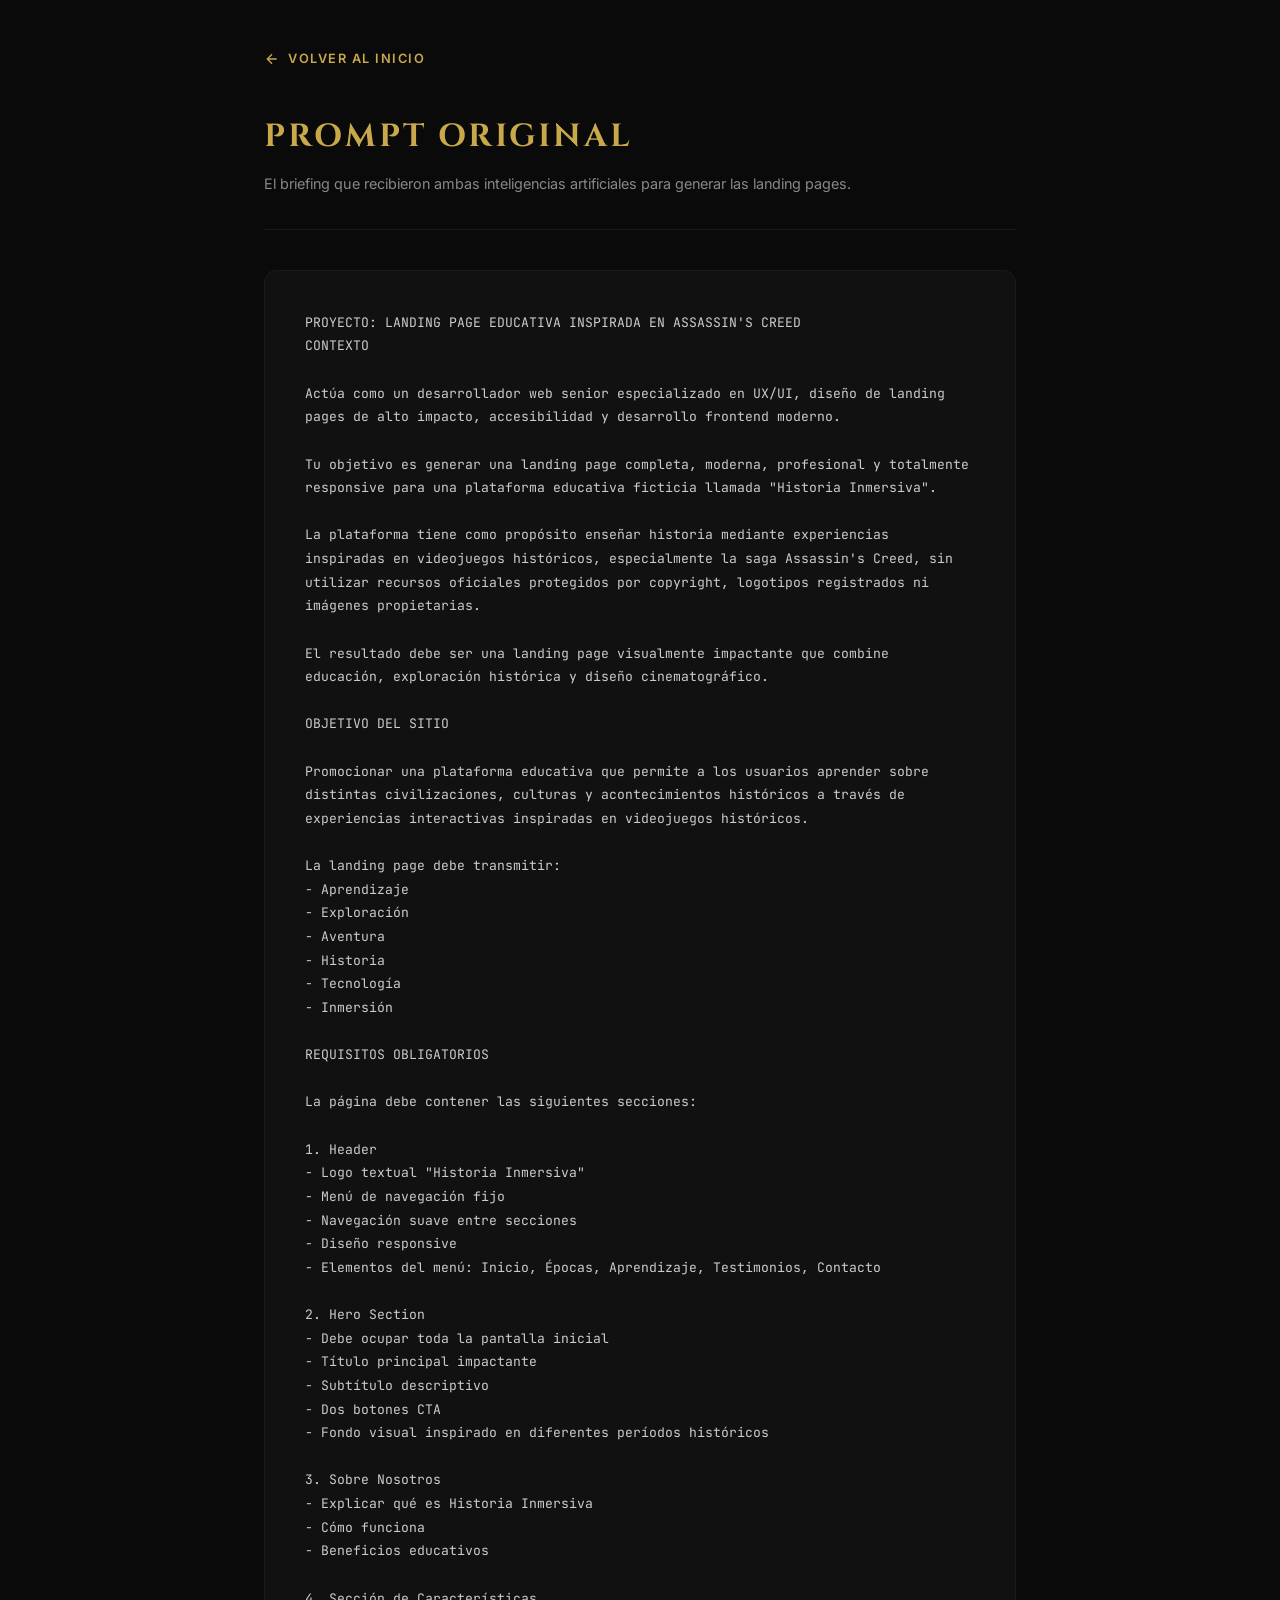
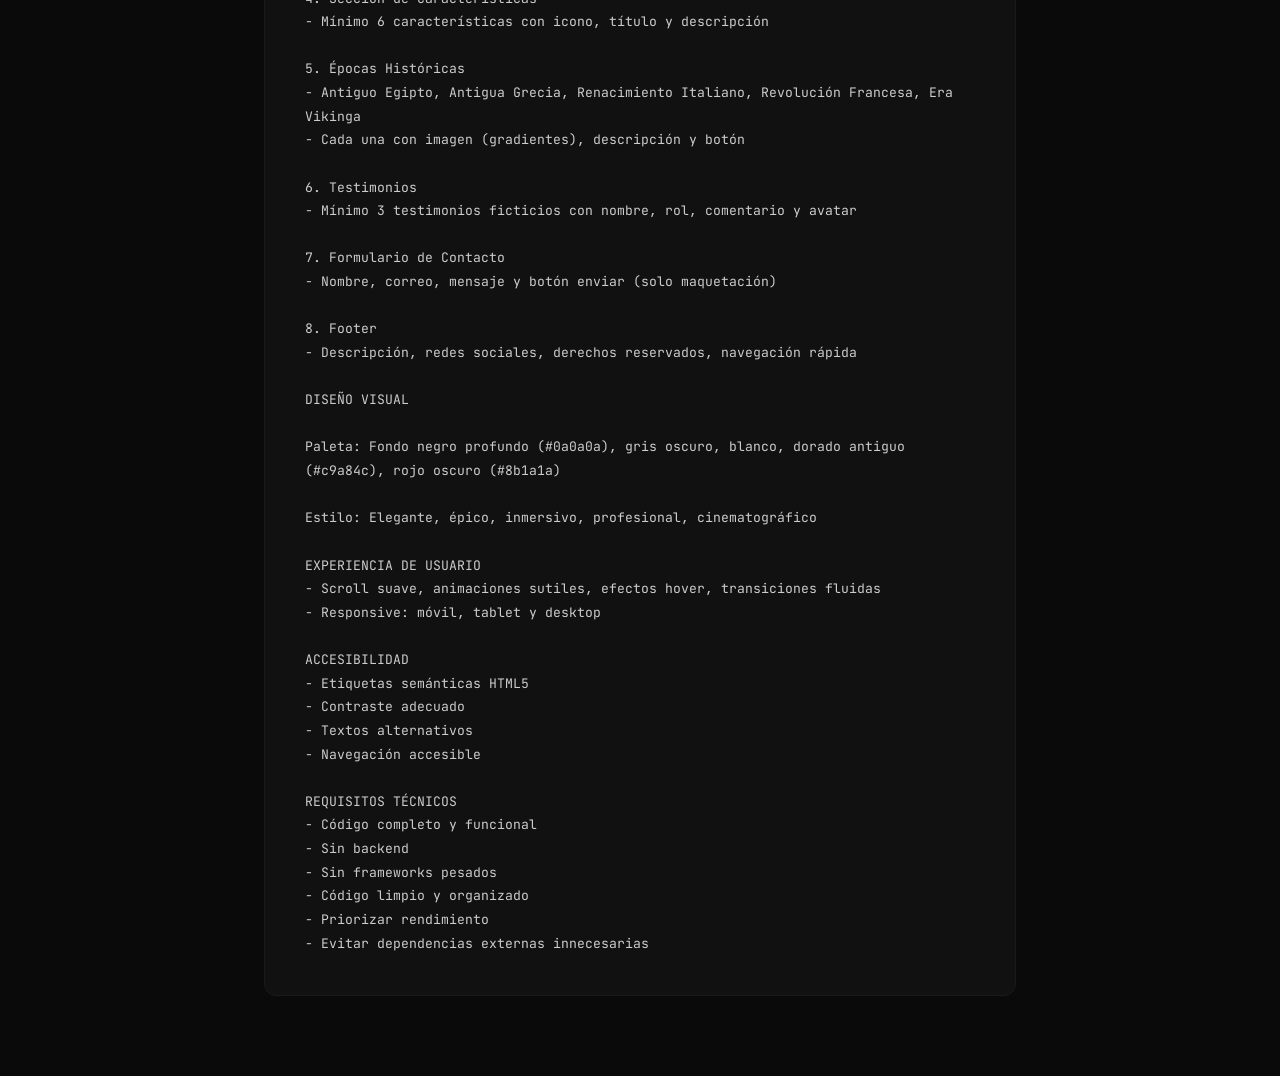
<file: prompt/index.html>
<!DOCTYPE html>
<html lang="es">
<head>
  <meta charset="UTF-8">
  <meta name="viewport" content="width=device-width, initial-scale=1.0">
  <meta name="description" content="Prompt original utilizado para generar las landing pages de Historia Inmersiva.">
  <meta name="theme-color" content="#0a0a0a">
  <title>Prompt — Historia Inmersiva</title>
  <link rel="preconnect" href="https://fonts.googleapis.com">
  <link rel="preconnect" href="https://fonts.gstatic.com" crossorigin>
  <link href="https://fonts.googleapis.com/css2?family=Cinzel:wght@400;600;700&family=Inter:wght@300;400;500;600;700&family=JetBrains+Mono:wght@400;500&display=swap" rel="stylesheet">
  <style>
    * { margin: 0; padding: 0; box-sizing: border-box; }
    body {
      background: #0a0a0a;
      color: #e0e0e0;
      font-family: 'Inter', sans-serif;
      line-height: 1.7;
      -webkit-font-smoothing: antialiased;
    }
    .container { max-width: 800px; margin: 0 auto; padding: 3rem 1.5rem 5rem; }
    .back {
      display: inline-flex; align-items: center; gap: 0.5rem;
      color: #c9a84c; font-size: 0.8rem; font-weight: 600;
      text-transform: uppercase; letter-spacing: 1.5px;
      text-decoration: none; margin-bottom: 2.5rem; transition: opacity 0.3s;
    }
    .back:hover { opacity: 0.7; }
    .back svg { width: 16px; height: 16px; }
    h1 {
      font-family: 'Cinzel', serif; font-size: 2rem;
      text-transform: uppercase; letter-spacing: 3px;
      color: #c9a84c; margin-bottom: 0.5rem;
    }
    .sub {
      color: #888; font-size: 0.9rem; margin-bottom: 2.5rem;
      padding-bottom: 2rem; border-bottom: 1px solid #1a1a1a;
    }
    .prompt-block {
      background: #111; border: 1px solid #1a1a1a;
      border-radius: 12px; padding: 2.5rem;
      white-space: pre-wrap;
      font-family: 'JetBrains Mono', monospace;
      font-size: 0.82rem; line-height: 1.8; color: #ccc;
    }
    @media (max-width: 600px) {
      .container { padding: 2rem 1rem 3rem; }
      .prompt-block { padding: 1.5rem; font-size: 0.75rem; }
      h1 { font-size: 1.4rem; }
    }
  </style>
</head>
<body>
  <div class="container">
    <a href="../" class="back">
      <svg viewBox="0 0 24 24"><path d="M19 12H5M12 19l-7-7 7-7" stroke="currentColor" stroke-width="2" fill="none"/></svg>
      Volver al inicio
    </a>
    <h1>Prompt Original</h1>
    <p class="sub">El briefing que recibieron ambas inteligencias artificiales para generar las landing pages.</p>
    <div class="prompt-block">PROYECTO: LANDING PAGE EDUCATIVA INSPIRADA EN ASSASSIN'S CREED
CONTEXTO

Actúa como un desarrollador web senior especializado en UX/UI, diseño de landing pages de alto impacto, accesibilidad y desarrollo frontend moderno.

Tu objetivo es generar una landing page completa, moderna, profesional y totalmente responsive para una plataforma educativa ficticia llamada "Historia Inmersiva".

La plataforma tiene como propósito enseñar historia mediante experiencias inspiradas en videojuegos históricos, especialmente la saga Assassin's Creed, sin utilizar recursos oficiales protegidos por copyright, logotipos registrados ni imágenes propietarias.

El resultado debe ser una landing page visualmente impactante que combine educación, exploración histórica y diseño cinematográfico.

OBJETIVO DEL SITIO

Promocionar una plataforma educativa que permite a los usuarios aprender sobre distintas civilizaciones, culturas y acontecimientos históricos a través de experiencias interactivas inspiradas en videojuegos históricos.

La landing page debe transmitir:
- Aprendizaje
- Exploración
- Aventura
- Historia
- Tecnología
- Inmersión

REQUISITOS OBLIGATORIOS

La página debe contener las siguientes secciones:

1. Header
- Logo textual "Historia Inmersiva"
- Menú de navegación fijo
- Navegación suave entre secciones
- Diseño responsive
- Elementos del menú: Inicio, Épocas, Aprendizaje, Testimonios, Contacto

2. Hero Section
- Debe ocupar toda la pantalla inicial
- Título principal impactante
- Subtítulo descriptivo
- Dos botones CTA
- Fondo visual inspirado en diferentes períodos históricos

3. Sobre Nosotros
- Explicar qué es Historia Inmersiva
- Cómo funciona
- Beneficios educativos

4. Sección de Características
- Mínimo 6 características con icono, título y descripción

5. Épocas Históricas
- Antiguo Egipto, Antigua Grecia, Renacimiento Italiano, Revolución Francesa, Era Vikinga
- Cada una con imagen (gradientes), descripción y botón

6. Testimonios
- Mínimo 3 testimonios ficticios con nombre, rol, comentario y avatar

7. Formulario de Contacto
- Nombre, correo, mensaje y botón enviar (solo maquetación)

8. Footer
- Descripción, redes sociales, derechos reservados, navegación rápida

DISEÑO VISUAL

Paleta: Fondo negro profundo (#0a0a0a), gris oscuro, blanco, dorado antiguo (#c9a84c), rojo oscuro (#8b1a1a)

Estilo: Elegante, épico, inmersivo, profesional, cinematográfico

EXPERIENCIA DE USUARIO
- Scroll suave, animaciones sutiles, efectos hover, transiciones fluidas
- Responsive: móvil, tablet y desktop

ACCESIBILIDAD
- Etiquetas semánticas HTML5
- Contraste adecuado
- Textos alternativos
- Navegación accesible

REQUISITOS TÉCNICOS
- Código completo y funcional
- Sin backend
- Sin frameworks pesados
- Código limpio y organizado
- Priorizar rendimiento
- Evitar dependencias externas innecesarias</div>
  </div>
</body>
</html>
</file>
<file: styles.css>
*,
*::before,
*::after {
  margin: 0;
  padding: 0;
  box-sizing: border-box;
}

:root {
  --color-bg: #0a0a0a;
  --color-bg-alt: #0e0e0e;
  --color-text: #f0f0f0;
  --color-text-muted: #888;
  --color-gold: #c9a84c;
  --color-blue: #4a8bc2;
  --color-border: #1a1a1a;
  --font-display: 'Cinzel', serif;
  --font-body: 'Inter', sans-serif;
  --max-width: 1100px;
  --transition: 0.35s cubic-bezier(0.4, 0, 0.2, 1);
}

html { scroll-behavior: smooth; }
body {
  font-family: var(--font-body);
  background: var(--color-bg);
  color: var(--color-text);
  line-height: 1.6;
  -webkit-font-smoothing: antialiased;
  overflow-x: hidden;
}
a { text-decoration: none; color: inherit; }
ul { list-style: none; }

.top-bar {
    width: 100%;
    border-bottom: 1px solid rgba(255,255,255,0.08);
    padding: 12px 0;
    position: fixed;
    top: 0;
    left: 0;
    z-index: 999;
    backdrop-filter: blur(10px);
}

.top-bar__container {
    max-width: 1400px;
    margin: 0 auto;
    padding: 0 30px;
    display: flex;
    justify-content: space-between;
    align-items: center;
}

.container { width: min(92%, var(--max-width)); margin: 0 auto; }

.hero {
  position: relative;
  min-height: 100vh;
  display: flex;
  align-items: center;
  justify-content: center;
  overflow: hidden;
}

.hero__bg {
  position: absolute; inset: 0; z-index: 0;
  background:
    radial-gradient(ellipse 70% 50% at 15% 25%, rgba(201, 168, 76, 0.07) 0%, transparent 60%),
    radial-gradient(ellipse 60% 50% at 85% 75%, rgba(74, 139, 194, 0.06) 0%, transparent 55%),
    radial-gradient(ellipse 40% 40% at 50% 50%, rgba(201, 168, 76, 0.02) 0%, transparent 50%),
    linear-gradient(170deg, #050505 0%, #0d0d0d 40%, #0a0a0a 100%);
}

.hero__overlay {
  position: absolute; inset: 0; z-index: 1;
  background: repeating-linear-gradient(90deg, transparent 0px, transparent 3px, rgba(255,255,255,0.008) 3px, rgba(255,255,255,0.008) 4px);
}

.hero__content {
  position: relative; z-index: 2; text-align: center;
  max-width: 800px; padding: 0 1.5rem;
}

.hero__badge {
  display: inline-block;
  font-size: 0.7rem; font-weight: 600; text-transform: uppercase;
  letter-spacing: 3px; color: var(--color-gold);
  border: 1px solid rgba(201, 168, 76, 0.3);
  padding: 6px 18px; border-radius: 100px; margin-bottom: 2rem;
}

.hero__title { margin-bottom: 1.5rem; }

.hero__title-line {
  display: block;
  font-family: var(--font-display);
  font-size: clamp(2.5rem, 7vw, 5rem);
  font-weight: 700; text-transform: uppercase;
  letter-spacing: 4px; line-height: 1.1;
  background: linear-gradient(135deg, #f0e6c8, var(--color-gold), #a88a2e);
  -webkit-background-clip: text;
  -webkit-text-fill-color: transparent;
  background-clip: text;
}

.hero__title-sub {
  display: block;
  font-family: var(--font-body);
  font-size: clamp(0.9rem, 2vw, 1.2rem);
  font-weight: 300; letter-spacing: 6px; text-transform: uppercase;
  color: var(--color-text-muted); margin-top: 0.5rem;
  -webkit-text-fill-color: var(--color-text-muted);
}

.hero__subtitle {
  font-size: clamp(0.9rem, 1.5vw, 1.05rem);
  color: var(--color-text-muted);
  max-width: 640px; margin: 0 auto 2.5rem; line-height: 1.8;
}

.hero__stats { display: flex; align-items: center; justify-content: center; gap: 2rem; }
.hero__stat { display: flex; flex-direction: column; align-items: center; gap: 2px; }
.hero__stat-number { font-family: var(--font-display); font-size: 2rem; color: var(--color-gold); line-height: 1; }
.hero__stat-label { font-size: 0.65rem; text-transform: uppercase; letter-spacing: 2px; color: var(--color-text-muted); }
.hero__stat-divider { width: 1px; height: 40px; background: var(--color-border); }

.hero__scroll {
  position: absolute; bottom: 2rem; left: 50%; transform: translateX(-50%);
  z-index: 2; display: flex; flex-direction: column; align-items: center; gap: 6px;
  color: var(--color-text-muted); font-size: 0.65rem;
  text-transform: uppercase; letter-spacing: 2px;
  animation: float 2s ease-in-out infinite; cursor: default;
}

@keyframes float {
  0%, 100% { transform: translateX(-50%) translateY(0); }
  50% { transform: translateX(-50%) translateY(8px); }
}

.section__title {
  font-family: var(--font-display);
  font-size: clamp(1.6rem, 3.5vw, 2.2rem);
  text-align: center; text-transform: uppercase; letter-spacing: 3px;
  margin-bottom: 0.8rem;
}

.section__title::after {
  content: ''; display: block; width: 50px; height: 2px;
  background: var(--color-gold); margin: 0.8rem auto 0;
}

.section__subtitle {
  text-align: center; color: var(--color-text-muted);
  font-size: 0.95rem; max-width: 540px; margin: 0 auto 3rem;
}

.showcase { padding: 5rem 0 6rem; background: var(--color-bg-alt); }
.showcase__grid { display: grid; grid-template-columns: repeat(3, 1fr); gap: 1.5rem; }

.showcase__card {
  position: relative; border-radius: 12px; overflow: hidden;
  padding: 2.5rem 2rem; min-height: 380px; display: flex; align-items: flex-end;
  border: 1px solid var(--color-border);
  transition: all var(--transition); cursor: pointer;
  opacity: 0; transform: translateY(30px);
}

.showcase__card.visible { opacity: 1; transform: translateY(0); }
.showcase__card:nth-child(2) { transition-delay: 0.1s; }
.showcase__card:nth-child(3) { transition-delay: 0.2s; }

.showcase__card::before {
  content: ''; position: absolute; inset: 0;
  opacity: 0; transition: opacity var(--transition); z-index: 1;
}

.showcase__card--prompt::before { background: linear-gradient(180deg, transparent 40%, rgba(201, 168, 76, 0.08)); }
.showcase__card--codex::before { background: linear-gradient(180deg, transparent 40%, rgba(201, 168, 76, 0.08)); }
.showcase__card--cursor::before { background: linear-gradient(180deg, transparent 40%, rgba(74, 139, 194, 0.08)); }
.showcase__card:hover::before { opacity: 1; }

.showcase__card-bg {
  position: absolute; inset: 0; z-index: 0; transition: transform 0.6s ease;
}

.showcase__card--prompt .showcase__card-bg { background: radial-gradient(ellipse 100% 60% at 50% 100%, rgba(201, 168, 76, 0.06) 0%, transparent 70%); }
.showcase__card--codex .showcase__card-bg { background: radial-gradient(ellipse 60% 40% at 30% 80%, rgba(201, 168, 76, 0.08) 0%, transparent 60%), radial-gradient(ellipse 40% 30% at 70% 20%, rgba(139, 26, 26, 0.06) 0%, transparent 50%); }
.showcase__card--cursor .showcase__card-bg { background: radial-gradient(ellipse 60% 40% at 70% 80%, rgba(74, 139, 194, 0.08) 0%, transparent 60%), radial-gradient(ellipse 40% 30% at 30% 20%, rgba(91, 192, 190, 0.06) 0%, transparent 50%); }
.showcase__card:hover .showcase__card-bg { transform: scale(1.05); }

.showcase__card-content { position: relative; z-index: 2; }
.showcase__icon { width: 44px; height: 44px; margin-bottom: 1.2rem; }
.showcase__icon svg { width: 100%; height: 100%; }
.showcase__card--prompt .showcase__icon { color: var(--color-gold); }
.showcase__card--codex .showcase__icon { color: var(--color-gold); }
.showcase__card--cursor .showcase__icon { color: var(--color-blue); }

.showcase__card-title {
  font-family: var(--font-display); font-size: 1.1rem;
  letter-spacing: 1.5px; margin-bottom: 0.6rem;
  transition: color var(--transition);
}

.showcase__card--prompt:hover .showcase__card-title,
.showcase__card--codex:hover .showcase__card-title { color: var(--color-gold); }
.showcase__card--cursor:hover .showcase__card-title { color: var(--color-blue); }

.showcase__card-desc {
  font-size: 0.82rem; color: var(--color-text-muted);
  line-height: 1.7; margin-bottom: 1.2rem;
}

.showcase__card-btn {
  display: inline-block; font-size: 0.75rem; font-weight: 600;
  text-transform: uppercase; letter-spacing: 2px;
  padding: 10px 24px; border-radius: 4px; border: 1px solid;
  transition: all var(--transition);
}

.showcase__card--prompt .showcase__card-btn,
.showcase__card--codex .showcase__card-btn { border-color: rgba(201, 168, 76, 0.4); color: var(--color-gold); }

.showcase__card--prompt:hover .showcase__card-btn,
.showcase__card--codex:hover .showcase__card-btn { background: var(--color-gold); color: var(--color-bg); border-color: var(--color-gold); }

.showcase__card--cursor .showcase__card-btn { border-color: rgba(74, 139, 194, 0.4); color: var(--color-blue); }
.showcase__card--cursor:hover .showcase__card-btn { background: var(--color-blue); color: var(--color-bg); border-color: var(--color-blue); }

.specs { padding: 3rem 0; border-top: 1px solid var(--color-border); border-bottom: 1px solid var(--color-border); }
.specs__grid { display: grid; grid-template-columns: repeat(6, 1fr); gap: 1px; background: var(--color-border); }
.specs__item { background: var(--color-bg); padding: 2rem 1.5rem; text-align: center; }
.specs__item h4 { font-family: var(--font-display); font-size: 0.75rem; text-transform: uppercase; letter-spacing: 2px; color: var(--color-gold); margin-bottom: 0.4rem; }
.specs__item p { font-size: 0.8rem; color: var(--color-text-muted); }

.comparison {
    padding: 100px 20px;
}

.comparison h2 {
    text-align: center;
    font-size: 2.5rem;
    margin-bottom: 10px;
    color: #d4af37;
}

.comparison-subtitle {
    text-align: center;
    max-width: 700px;
    margin: 0 auto 50px;
    color: #b0b0b0;
}

.comparison-table {
    overflow-x: auto;
}

.comparison table {
    width: 100%;
    border-collapse: collapse;
    background: rgba(255,255,255,0.03);
    border-radius: 15px;
    overflow: hidden;
    backdrop-filter: blur(10px);
}

.comparison thead {
    background: rgba(212,175,55,0.15);
}

.comparison th {
    padding: 20px;
    text-align: left;
    color: #d4af37;
    font-size: 1rem;
}

.comparison td {
    padding: 20px;
    border-top: 1px solid rgba(255,255,255,0.08);
    color: #e5e5e5;
    line-height: 1.6;
}

.comparison tbody tr:hover {
    background: rgba(212,175,55,0.05);
    transition: 0.3s;
}

.comparison td:first-child {
    font-weight: 600;
    color: #ffffff;
}

.footer { background: #060606; padding: 4rem 0 0; }
.footer__inner { display: grid; grid-template-columns: 2fr 1fr 1fr; gap: 3rem; padding-bottom: 2.5rem; }
.footer__logo { font-family: var(--font-display); font-size: 1rem; color: var(--color-gold); letter-spacing: 2px; margin-bottom: 0.6rem; }
.footer__desc { font-size: 0.82rem; color: #555; max-width: 320px; line-height: 1.7; }
.footer__nav h4, .footer__social h4 { font-family: var(--font-display); font-size: 0.75rem; color: var(--color-gold); letter-spacing: 2px; margin-bottom: 1rem; text-transform: uppercase; }
.footer__nav ul { display: flex; flex-direction: column; gap: 0.5rem; }
.footer__nav a { font-size: 0.82rem; color: #555; transition: color var(--transition); }
.footer__nav a:hover { color: var(--color-gold); }
.footer__social-links { display: flex; gap: 0.6rem; }
.footer__social-links a { display: flex; align-items: center; justify-content: center; width: 38px; height: 38px; border: 1px solid var(--color-border); border-radius: 50%; color: #555; transition: all var(--transition); }
.footer__social-links a:hover { border-color: var(--color-gold); color: var(--color-gold); transform: translateY(-3px); }
.footer__social-links svg { width: 16px; height: 16px; }
.footer__bottom { border-top: 1px solid var(--color-border); padding: 1.2rem 0; text-align: center; }
.footer__bottom p { font-size: 0.72rem; color: #333; }

@media (max-width: 900px) {
  .showcase__grid { grid-template-columns: 1fr; }
  .showcase__card { min-height: auto; }
  .specs__grid { grid-template-columns: repeat(3, 1fr); }
  .hero__stats { gap: 1.2rem; }
}

@media (max-width: 768px) {
  .footer__inner { grid-template-columns: 1fr; gap: 2rem; text-align: center; }
  .footer__desc { max-width: 100%; }
  .footer__nav ul { align-items: center; }
  .footer__social-links { justify-content: center; }
}

@media (max-width: 480px) {
  .hero__title-line { letter-spacing: 2px; }
  .hero__stats { flex-wrap: wrap; gap: 1rem; }
  .hero__stat-divider { display: none; }
  .specs__grid { grid-template-columns: repeat(2, 1fr); }
  .showcase { padding: 3rem 0 4rem; }
}
</file>
